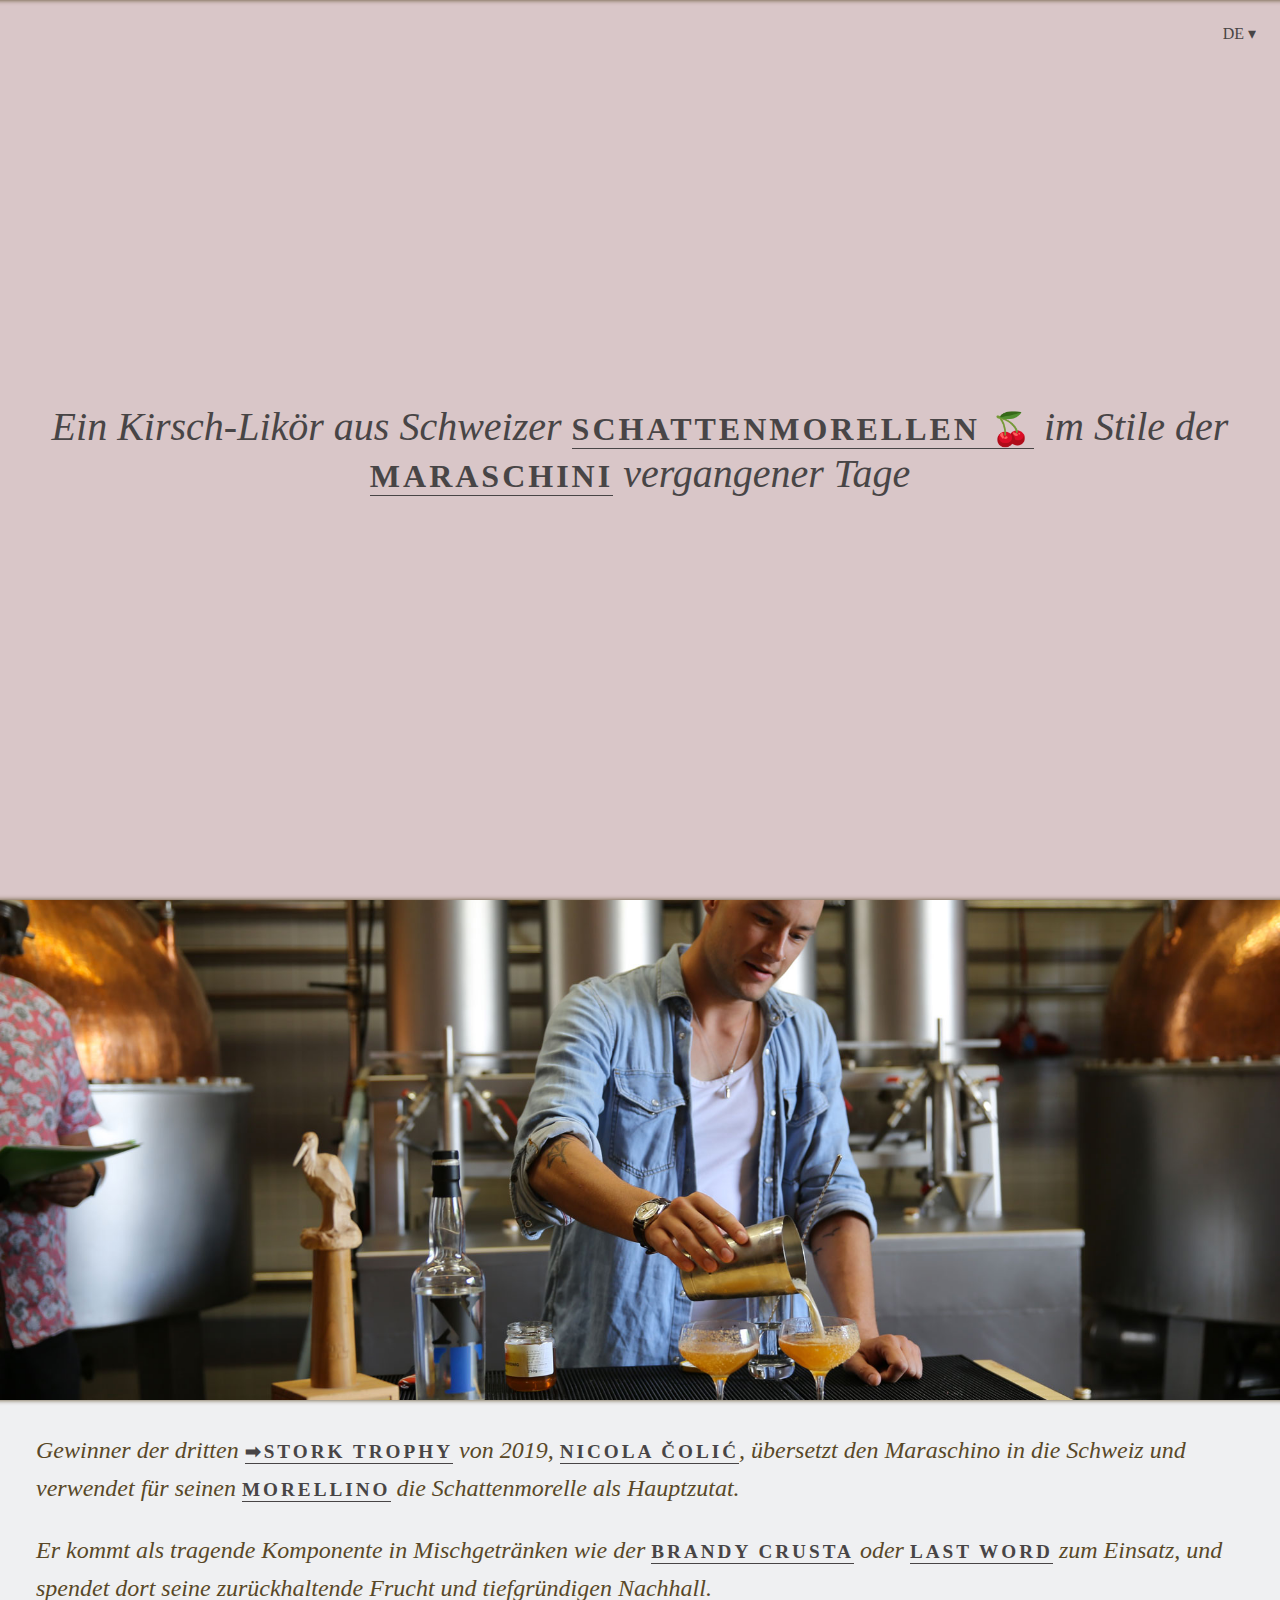
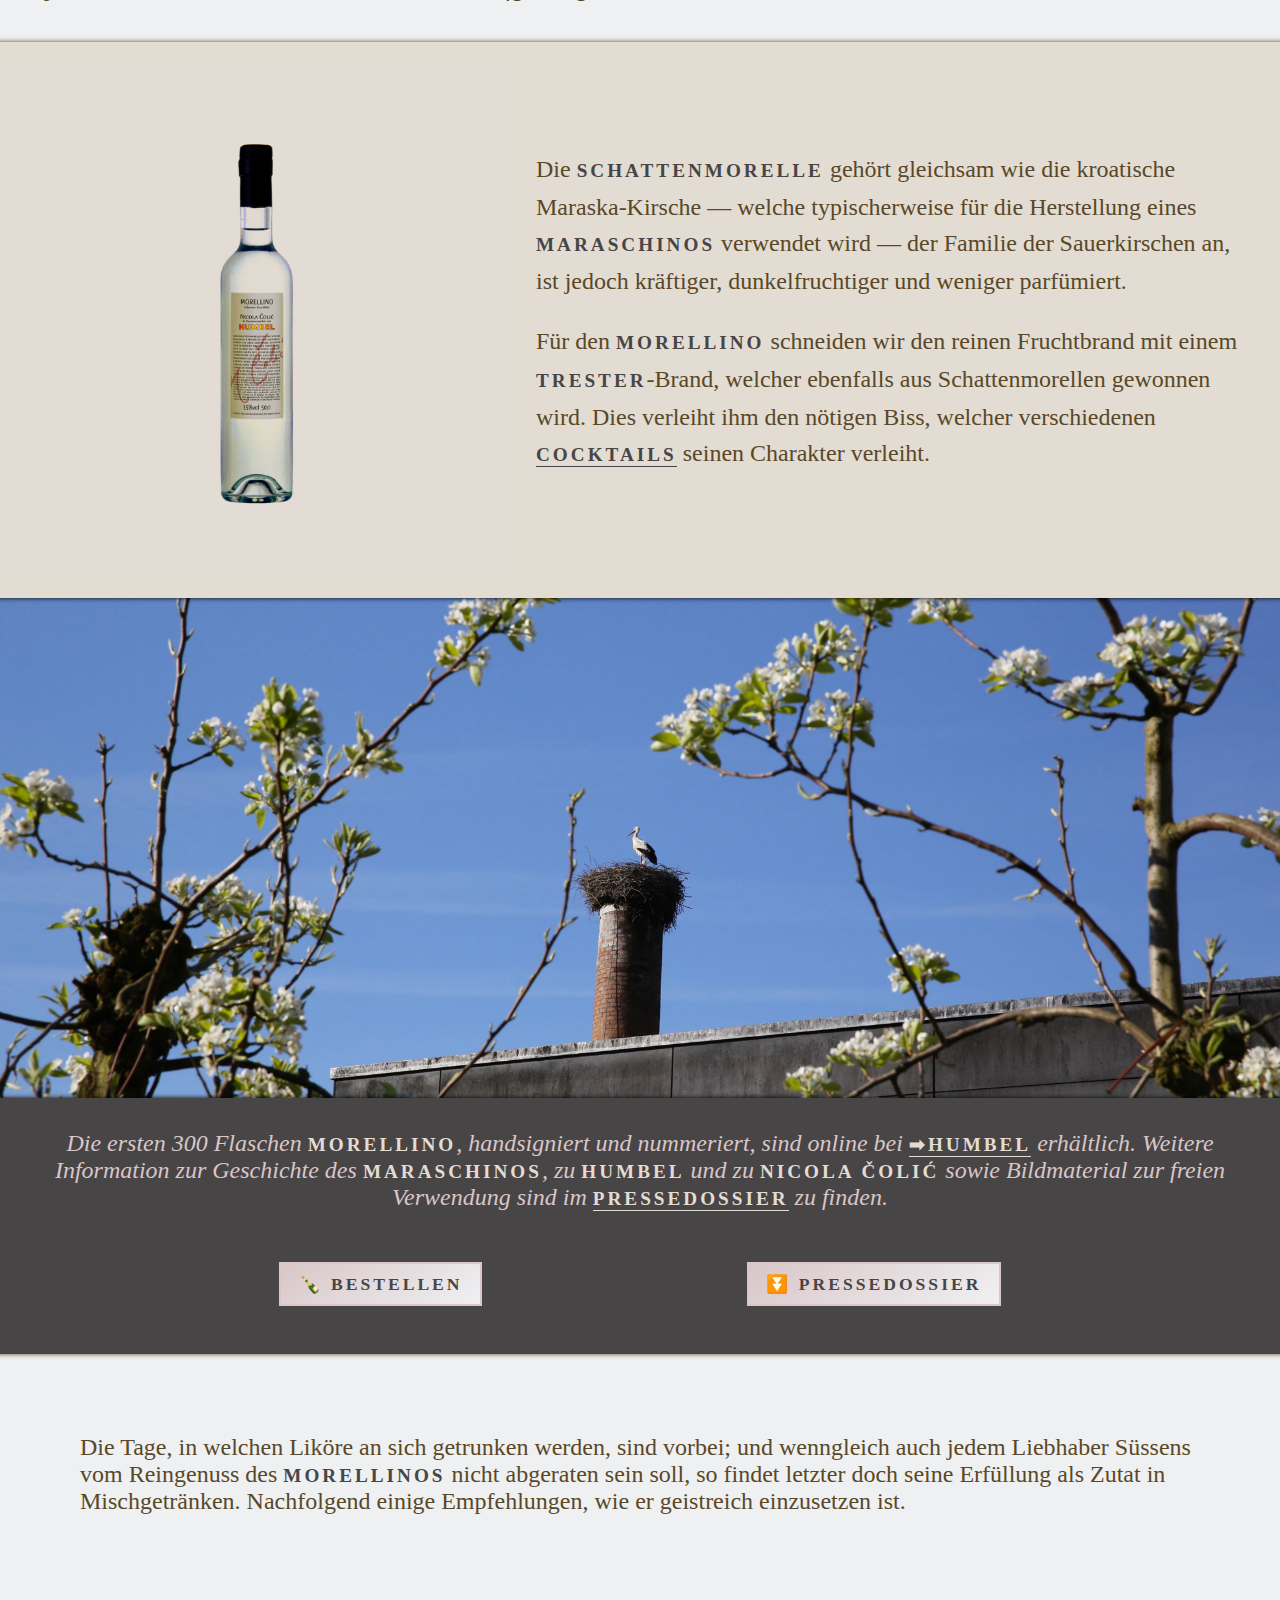
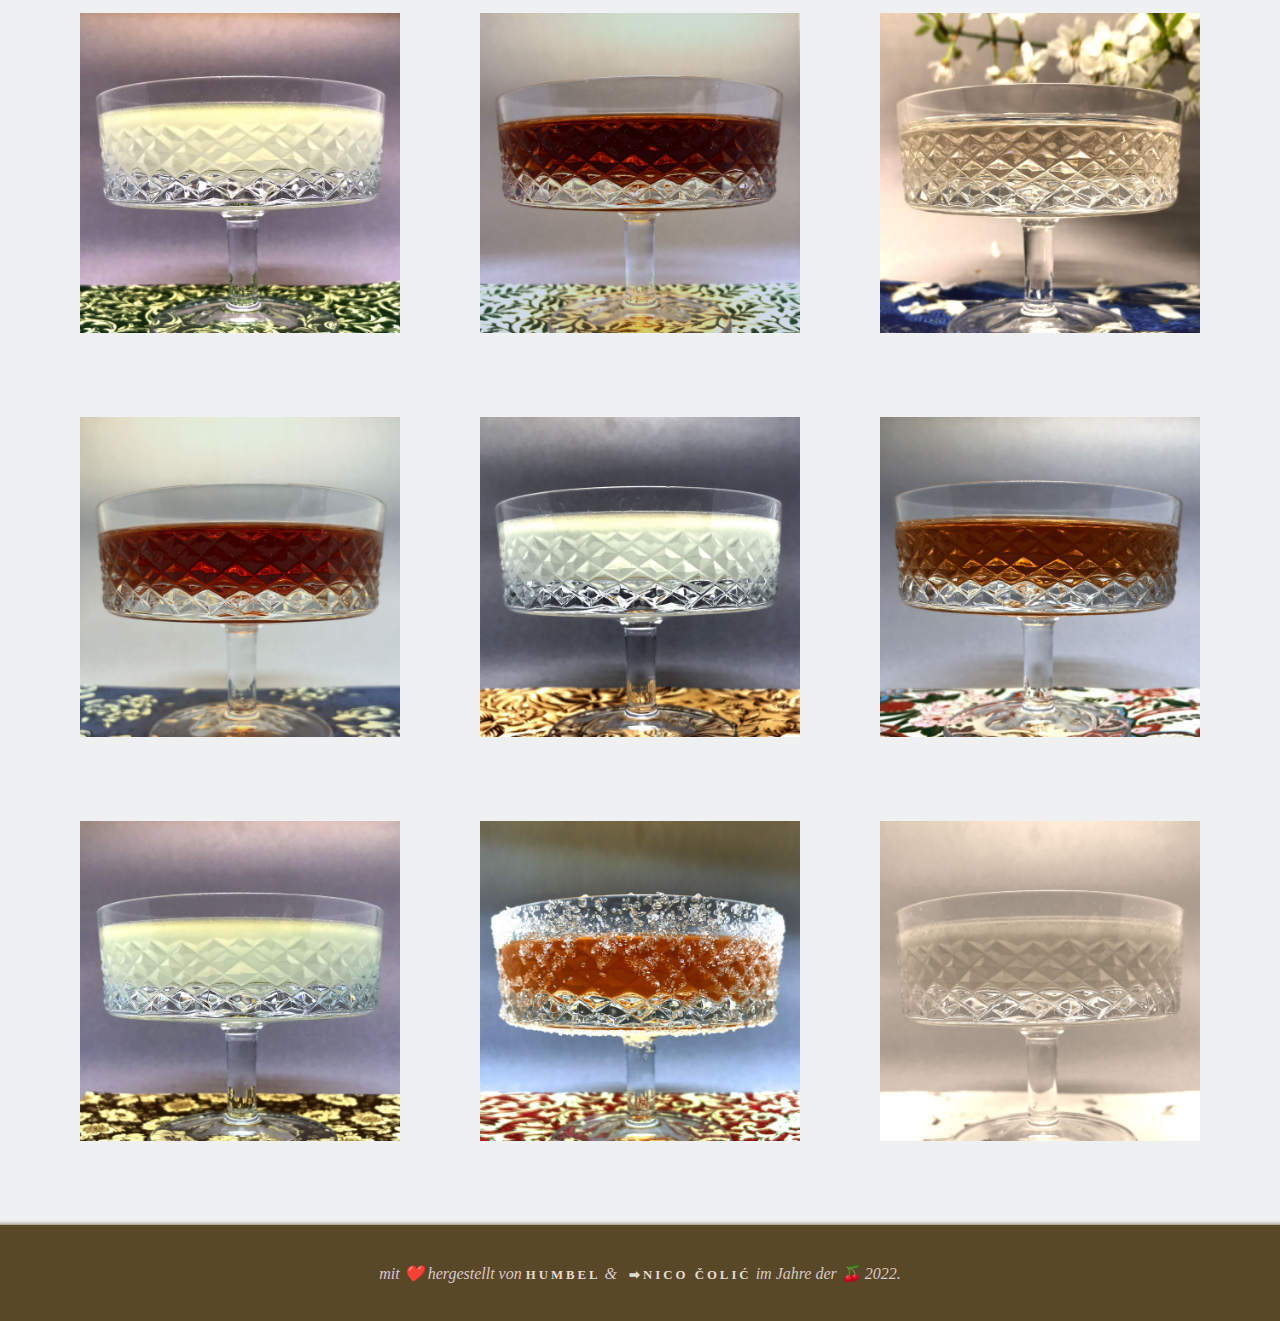
<file: index.html>
<!doctype html>

<html lang="de">

<head>
	<meta charset="UTF-8">
	<meta name="viewport" content="width=device-width, initial-scale=1">
	<title>Morellino | Schweizer Maraschino aus Schattenmorellen</title>
	<meta name="description"
		content="Morellino is a liqueur in the style of a Maraschino, made for craft bartenders and their cocktails from Swiss morello cherries">
	<link href="styles.css" rel="stylesheet" type="text/css">
	<link rel="icon"
		href="data:image/svg+xml,<svg xmlns=%22http://www.w3.org/2000/svg%22 viewBox=%220 0 100 100%22><text y=%22.9em%22 font-size=%2290%22>🍒</text></svg>">
	<link rel="preconnect" href="https://fonts.googleapis.com">
	<link rel="preconnect" href="https://fonts.gstatic.com" crossorigin>
	<link href="https://fonts.googleapis.com/css2?family=Roboto:wght@100;300;500&display=swap" rel="stylesheet">

	<script>if (!sessionStorage.getItem("_swa") && document.referrer.indexOf(location.protocol + "//" + location.host) !== 0) { fetch("https://counter.dev/track?" + new URLSearchParams({ referrer: document.referrer, screen: screen.width + "x" + screen.height, user: "Aequivinius", utcoffset: "2" })) }; sessionStorage.setItem("_swa", "1");</script>
</head>

<body>
	<section id="hero" class="shadowed">
		<h1>Ein Kirsch-Likör aus Schweizer <a href="#story">Schatten&shy;morellen&nbsp;🍒</a> im Stile der <a
				href="#story">Maraschini</a> vergangener Tage</h1>

		<div id="languages">
			<div id="language">
				<a id="toggle" href="#languages">de</a>
			</div>
			<ul>
				<li><a href="/fr.html">fr</a></li>
				<li id="cross"><a href="#">╳</a></li>
			</ul>
		</div>
	</section>

	<section id="explain"></section>

	<section id="story" class="shadowed">
		<p>Gewinner der dritten <a
				href="https://www.humbel.ch/aktuelles/storchengeklapper/die-3-stork-trophy-die-stork-trophy-fliegt-nach-zuerich-16/"
				target="_blank">Stork Trophy</a> von 2019, <a href="#get">Nicola Čolić</a>, übersetzt den Maraschino in
			die Schweiz und verwendet für seinen <a href="#product">Morellino</a> die Schattenmorelle als Hauptzutat.
		</p>
		<p>Er kommt als tragende Komponente in Mischgetränken wie der <a href="#crusta">Brandy Crusta</a> oder <a
				href="#silence">Last Word</a> zum Einsatz, und spendet dort seine zurückhaltende Frucht und
			tiefgründigen Nachhall.</p>
	</section>

	<section id="product">
		<div id="bottle">
			<a class="nounderline" href="#get"><img class="imglink" src="img/bottle.jpg"
					alt="Der Kirschlikör Morellino ist in einer Flasche zu 500 ml erhältlich."></a>
		</div>
		<div id="describe">
			<p>Die <em>Schatten&shy;morelle</em> gehört gleichsam wie die kroatische Maraska-Kirsche — welche
				typischerweise für die Herstellung eines <em>Maraschinos</em> verwendet wird — der Familie der
				Sauerkirschen an, ist jedoch kräftiger, dunkelfruchtiger und weniger parfümiert.</p>

			<p>Für den <em>Morellino</em> schneiden wir den reinen Fruchtbrand mit einem <em>Trester</em>-Brand, welcher
				ebenfalls aus Schatten&shy;morellen gewonnen wird. Dies verleiht ihm den nötigen Biss, welcher
				verschiedenen <a href="#COCKTAILS">Cocktails</a> seinen Charakter verleiht.</p>
		</div>
	</section>

	<section id="blossoms" class="darkshadowed"></section>

	<section id="get">
		<p>Die ersten 300 Flaschen <em>Morellino</em>, handsigniert und nummeriert, sind online bei <a
				href="https://shop.humbel.ch/de/shop/60-partnerprodukte/morellino-kirschlikoer-nicola-colic-stork-trophy-2019">Humbel</a>
			erhältlich. Weitere Information zur Geschichte des <em>Maraschinos</em>, zu <em>Humbel</em> und zu
			<em>Nicola Čolić</em> sowie Bildmaterial zur freien Verwendung sind im <a
				href="pressedossier.zip">Pressedossier</a> zu finden.
		</p>

		<div class="buttoncontainer">
			<a href="https://shop.humbel.ch/de/shop/60-partnerprodukte/morellino-kirschlikoer-nicola-colic-stork-trophy-2019"
				target="_blank" class="nounderline"><button>🍾 bestellen</button></a>
			<a href="pressedossier.zip" class="nounderline"><button>⏬ Pressedossier</button></a>
		</div>
	</section>


	<section id="COCKTAILS" class="shadowed">

		<p>Die Tage, in welchen Liköre an sich getrunken werden, sind vorbei; und wenngleich auch jedem Liebhaber
			Süssens vom Reingenuss des <em>Morellinos</em> nicht abgeraten sein soll, so findet letzter doch seine
			Erfüllung als Zutat in Mischgetränken. Nachfolgend einige Empfehlungen, wie er geistreich einzusetzen ist.
		</p> <br />

		<!-- <p>Der <em>Morellino</em> ist ein Schweizer Produkt, und verkörpert auch eine <i>Schweizer Ausrichtung der
				Mixologie</i> — so sind in den Getränken hiernach nach Möglichkeit Zutaten aufgelistet, welche auch in
			der 🇨🇭 vorkommen.</p> -->

		<div id="cocktails">
			<!-- drink: silence is gold -->
			<figure class="cocktail" id="silence">
				<a href="#SILENCE"><img src="img/silence.jpg"
						alt="Silence is Gold ist ein Cocktail mit Morellino, Scotch und Chartreuse">

					<figcaption><span>mit Scotch & Chartreuse</span>
						<h3>Silence is Gold</h3>
					</figcaption>
				</a>
			</figure>


			<div class="collapsed shadowed" id="SILENCE">
				<div>
					<p>Reden ist Silber, doch der Geschmack spricht für sich. Hier eine <em>Last Word</em>-Variation, in
						welcher der <em>Morellino</em> besonders gut wirken kann. Noten von Malz und Kakao gepaart mit
						Kirsche — ein Getränk für Tresenkräfte und solche, die zu es sein wünschten.</p>

					<ul>
						<li>30 ml schottischer Whisky, rauchig und gemein — <em>Ardbeg</em> oder etwas von diesem
							Kaliber</li>
						<li>30 ml <em>Morellino</em></li>
						<li>22.5 ml Limetten-Saft, frisch gepresst</li>
						<li>22.5 ml <em>Chartreuse</em>, gelb nach Möglichkeit — wer es teutonischer mag, greife zum
							<em> Danziger Goldwasser</em>; wessen Laune italienischer geprägt ist, zum <a
								target="_blank"
								href="https://shop.humbel.ch/de/shop/24-bio-50cl/amaro-delle-alpi-bio">Amaro delle
								Alpi</a>
						</li>
						<li>🍸 <span style="font-style: italic;">Zutaten kräftig auf Eis schütteln, in eine
								Cocktail-Schale doppelt abseihen und mit einer Prise Blatt-Gold dekorieren. </span></li>
					</ul>

					<p><span style="font-style: normal">🤫 Letzteren sei hier auch eine nette Geschichte dargereicht,
							mit dem sich Schweigereltern oder redselige Mitarbeiter an der Kaffeemaschine vorzüglich
							beeindrucken lassen: Der Kräuter-Likör <em>Chartreuse</em> wird von französischen Mönchen
							hergestellt, welche ein Schweigegelübte ablegen. Das heisst: Sie hören auf zu reden, und
							brauen (oder beten) schweigend. Es hat sich darum in Fachkreisen eingebürgert, die Mischung
							einer Spirituose, Kirschen-Likör, Zitrus-Saft und ebenjener Chartreuse so zu benennen, dass
							es einem die Sprache verschlägt: <em>Last Word</em>, <em>Wordsmith</em> (mit Rum) oder eben,
							wie hier, <em>Silence is Gold</em>.</span></p>

					<p><a class="right" href="#silence">Schliessen</a>
				</div>
				</p>
			</div>


			<!-- drink: tuxedo -->
			<figure class="cocktail" id="tuxedo">
				<a href="#TUXEDO"><img src="img/tuxedo.jpg"
						alt="Der Tuxedo ist ein Cocktail mit Morellino, Gin und Absinthe">
					<figcaption><span>mit Gin & Absinthe</span>
						<h3>Tuxedo</h3>
					</figcaption>
				</a>
			</figure>

			<div class="collapsed" id="TUXEDO">
				<div>
					<p>Während der klassische <em>Martini</em> von Männern im sportlichen geschnittenen Einreiher
						getrunken wird － getriebenen Angebern auf der Suche nach Anerkennung, so ist der <em>Tuxedo</em>
						etwas, was von Musse zeugt. Ein lang unbeachteter Klassiker, der erfrischt, aber trotzdem
						Nonchalance hat und sich gemäss der nachfolgenden Vorschläge komplett mit Schweizer Zutaten
						mischen lässt.</p>

					<ul>
						<li>30 ml <a target="_blank"
								href="https://shop.humbel.ch/de/shop/22-bio-70cl/gin-white-socks-bio-574">Gin</a></li>
						<li>25 ml weisser, trockener Wermut — Matter Dry, zum Beispiel</li>
						<li>5 ml <em>Morellino</em></li>
						<li>5 Spritzer Orangen-Bitters — von Seventh Sense</li>
						<li>🍸 <span style="font-style: italic;">Die vorgekühlte Cocktail-Schale mit <em>Absinthe</em>
								ausschwenken. Zutaten auf Eis kaltrühren und in die Cocktailschale abseihen.</span></li>
					</ul>

					<p><span style="font-style: normal;">Als Garnitur bieten sich <em>Holunder-Kapern</em> an, also
							unreife Holunder-Beeren, welche in Salz eingelegt wurden und in der <i>nordic cuisine</i>
							Einsatz finden. Sie ersetzen hier die für den <em>Martini</em> typische, aber auch etwas
							einfältige Olive; und unterstreichen geschmacklich diese Kapriziose optimal.</p>

					<p><a class="right" href="#tuxedo">Schliessen</a>
				</div>
				</p>
			</div>

			<!-- drink: sakura -->
			<figure class="cocktail" id="sakura">
				<a href="#SAKURA"><img src="img/sakura.jpg"
						alt="Der Sakura ist ein Cocktail mit Morellino, japanischem sake und Gin">
					<figcaption><span>mit sake & Gin</span>
						<h3 title="sakura martini">桜　マティーニ</h3>
					</figcaption>
				</a>
			</figure>

			<div class="collapsed" id="SAKURA">
				<div>
					<p>Der <em>Sakura Martini</em> wurde von Barmann <em>Kenta Goto</em> entwickelt, und präsentiert
						eine leichte, weniger alkoholhaltige, aber auch raffiniertere Alternative zum klassischen
						<em>Martini</em>. Ganz der japanischen Kultur entsprechend ist dies ein stilles, tiefes
						Wässerchen; und erinnert uns an die klare, kindliche Freude, die uns beim Anblick der vollen
						Kirschblüte befällt.
					</p>

					<ul>
						<li>45 ml <i>sake</i></li>
						<li>15 ml <a target="_blank"
								href="https://shop.humbel.ch/de/shop/24-bio-50cl/gin-white-socks-rueebli-edition-bio">Gin</a>
						</li>
						<li>10 ml <em>Morellino</em></li>
						<li>🍸 <span style="font-style: italic;">Zutaten mischen, und im Tiefkühler lagern. Zum
								Servieren in vorgekühlte Gläser geben. Diese Art der vorausschauenden Zubereitung
								verhindert, dass der Cocktail übermässig verwässert; und bietet einem gute
								Beschäftigungsmöglichkeiten für unerwartete Gäste.</span></li>
					</ul>

					<p style="font-style: normal;">🍶 Es lassen sich mit diesem Cocktail auch vorzüglich die
						verschiedenen <i>sake</i>-Stile auskosten: Die leichteren <i>daiginjo</i> (<span
							title="daiginjo">大吟醸</span>) paaren sich gerne mit leichteren Gins, die heftigeren,
						<i>umami</i>-reicheren <i>honjōzō</i> (<span title="honjōzō">本醸造</span>) ziehen die Begleitung
						eines schwerfälligeren Tanzpartners vor.
					</p>

					<p>Meine Empfehlung ist es, hier einen leichten, floralen <i style="font-style: normal;">sake</i>
						mit hohem Poliergrad einzusetzen.</p>

					<p style="font-style: normal;">Mit einer in Salz eingelegten Kirschblüte garnieren. Diese findet man
						gelegentlich in Japanläden, werden sie doch gerne dort in Süssigkeiten eingesetzt.</p>

					<p><a class="right" href="#sakura">Schliessen</a>
				</div>
				</p>
			</div>


			<!-- drink: improved -->
			<figure class="cocktail" id="improved">
				<a href="#IMPROVED"><img src="img/improved.jpg"
						alt="Der Improved Whisky Cocktail besteht aus Morellino und wahlweise Bourbon oder Genever">
					<figcaption><span>mit Bourbon oder Genever</span>
						<h3>Improved Whisky Cocktail</h3>
					</figcaption>
				</a>
			</figure>


			<div class="collapsed" id="IMPROVED">
				<div>
					<p style="font-style: normal;">Was wir heutzutage als <em>Old Fashioned</em> kennen, also diese
						puritanische Mischung von Whisky, Zucker und Bitters, hiess um 1800 herum lediglich <em>Whisky
							Cocktail</em> (oder wahlweise auch <em>Gin Cocktail</em>, wenn man zu dem damals
						gebräuchlichen <i>Genever</i> griff). Um 1820 herum fingen Barmänner an, diesen Getränken kleine
						Mengen Liköre aller Façon hinzuzufügen und sie so zu <i>verbessern</i> － voilà, der <em>Improved
							Whisky Cocktail</em>! Einige Gäste mochten dies, andere Gäste beharrten darauf, ihr Getränk
						wie früher serviert zu bekommen, und so hat sich die Bezeichnung <em>Old Fashioned</em> für
						einen <i>einfachen</i> <em>Whisky Cocktail</em> etabliert.</p>

					<ul>
						<li>45 ml Bourbon <i>oder</i> Genever － persönliche Favoriten sind <em>Elijah Craig 12</em> oder
							<em>Bols Oude Genever</em>
						</li>
						<li>10 ml <em>Morellino</em></li>
						<li>2.5 ml Gomme Sirup (oder 2:1 Zuckersirup)</li>
						<li>5 Spritzer Aromatic Bitters</li>
						<li>🍸 <span style="font-style: italic;">Zutaten auf Eis lange rühen, bis sie vollständig
								heruntergekühlt sind und in die vorgekühlte Coupette geben.</span></li>
					</ul>

					<p>Tatsächlich bietet sich der <em>Morellino</em> zur Verbesserung sowohl des <em>Whisky</em> wie
						auch des <em>Gin Cocktails</em> gleichermassen an, indem er eine zurückhaltende Frucht und damit
						etwas Poesie spendet an diesen Elementarsatz aller mixologischen Prosa.</p>

					<p>Es hat sich bei dieser Familie von Mischgetränken eingebürgert, Orangen und Kirschen zur Garnitur
						zu verwenden; und während beim <em>Old Fashioned</em> der Hauch einer Orangenzeste eine passende
						Entscheidung ist, bietet es sich hier an, frische Kirschen in <a
							href="https://shop.humbel.ch/de/shop/22-bio-70cl/orangeau-liqueur-bio">Triple Sec</a>
						aufzukochen und nach 4-wöchtiger Ziehzeit zur Dekoration heranzuziehen.</p>

					<p><a class="right" href="#improved">Schliessen</a>
				</div>
				</p>
			</div>


			<!-- drink: Hemingway -->
			<figure class="cocktail" id="hemingway">
				<a href="#HEMINGWAY"><img src="img/hemingway.jpg"
						alt="Der Hemingway Daiquirí ist ein Cocktail aus Morellino, Rum und Grapefruit">
					<figcaption><span>mit Rum & Grapefruit</span>
						<h3>Hemingway Daiquirí</h3>
					</figcaption>
				</a>
			</figure>

			<div class="collapsed" id="HEMINGWAY">
				<div>
					<p>Auch als <em>Papa Doble</em> bekannt und eng verwandt mit dem <em>Daiquirí № 4</em>, ist dies
						wohl der einzige Cocktail aus dem Kanon der Klassiker, bei dem welchem der Einsatz eines <i
							style="font-style: normal">blenders</i> nicht unter Strafe gestellt gehört. So mit Eis
						geschlagen erinnert der Cocktail an die Gischt des Meeres.</p>

					<ul>
						<li>45 ml weisser Rum im spanischen Stil, beispielsweise der in der Schweiz gebrannte <a
								href="https://shop.humbel.ch/de/shop/22-bio-70cl/rum-ron-de-marinero-blanco-bio-fairtrade">Ron
								de Marinero</a></li>
						<li>30 ml weisser Grapefruit-Saft, frisch gepresst</li>
						<li>15 ml weisser Limetten-Saft, id.</li>
						<li>15 ml <em>Morellino</em></li>
						<li>5 ml Zucker-Wasser, 2:1</li>
						<li>🍸 <span style="font-style: italic;">Zutaten mit 100 Gramm Eis in einem <i
									style="font-style: normal">blender</i> pürieren, bis eine homogene Masse entsteht.
								Diese in eine vorgekühlte Cocktailschale geben, und mit <em>Erdbeer-Minze</em>
								garnieren.</span></li>
					</ul>

					<p>Natürlich lässt sich dieses Getränk auch einfach schütteln: In diesem Fall sollte der Zucker
						weggelassen werden, und auf den sonst üblichen <i style="font-style: normal">fine strain</i>
						verzichtet werden. Bei jedem <em>Daiquirí</em> sind die kleinen Eiskristalle, die sich beim
						rechten Schütteln ergeben, Teil des Genusses.</p>

					<p><a class="right" href="#hemingway">Schliessen</a>
				</div>
				</p>
			</div>

			<!-- drink: PoW -->
			<figure class="cocktail" id="wales">
				<a href="#WALES"><img src="img/wales.jpg"
						alt="Der Prince of Wales ist ein Cocktail aus Morellino, Ananas und Rye Whisky">
					<figcaption><span>mit Rye & Ananas</span>
						<h3>Prince of Wales</h3>
					</figcaption>
				</a>
			</figure>

			<div class="collapsed" id="WALES">
				<div>
					<p>Den <em>Prince of Wales</em> gab es wirklich: Sohn der Queen Victoria, welche für 63 Jahre ihr
						Amt innehatte. In dieser Zwischenzeit wurde es dem Prinzen langweilig, und er begann, sich als
						Kartenspieler, Schluckspecht und Mixologe von Gottes Gnaden einen Namen zu machen. Es entstand
						so also diese wunderbare, königlich-verspielte Verbesserung des <a href="#IMPROVED">Improved
							Whisky Cocktails</a>.</p>

					<ul>
						<li>45 ml Rye － es führt hier am legendären <em>Rittenhouse</em> kaum ein Weg vorbei, mit
							frischer Ananas, Fruchtfleisch und Schale, infudiert</li>
						<li>20 ml <em>Morellino</em></li>
						<li>3 Spritzer Aromatic Bitters</li>
						<li>30 ml trockener Champagner</li>
						<li>🍸 <span style="font-style: italic;">Alle Zutaten auf Eis kaltrühren und in eine vorgekühlte
								Cocktailschale geben.</span></li>
					</ul>

					<p>Traditionell wird dieser Cocktail hergestellt, indem ein Stück frischer Ananas gemörsert wird und
						mit den übrigen Zutaten verrührt wird. Es wird dadurch das Getränk aber etwas trüb, weshalb die
						Methode der Infusion sich anbietet. Hierzu die Ananas mit Schale würfeln, gewichtsmässig zu
						gleichen Teilen mit dem Whisky mischen und für 7 Tage stehen lassen. Auch sei darauf
						hingewiesen, dass hier der Champagner nicht für die Perlage hinzukommt, sondern für die ❝
						Geschmackliche Auffächerung ❞ (siehe <a
							href="https://mixology.eu/prince-of-wales-cocktail-champagner-rye-whiskey/">mixology.eu</a>).
						Wie beim <a href="#CORONATION">Coronation</a> ist hier als Garnitur eine Zitronenzeste passend,
						oder, falls zur Hand, ein Blatt (Ananas-)Salbei.</p>

					<p><a class="right" href="#wales">Schliessen</a>
				</div>
				</p>
			</div>


			<!-- drink: Coronation -->
			<figure class="cocktail" id="coronation">
				<a href="#CORONATION"><img src="img/coronation.jpg"
						alt="Der Coronation Nummer 1 Cocktail besteht aus Morellino, Sherry und Wermut">
					<figcaption><span>mit Sherry & Wermut</span>
						<h3>Coronation № 1</h3>
					</figcaption>
				</a>
			</figure>


			<div class="collapsed" id="CORONATION">
				<div>
					<p>Ein Klassiker aus dem <em>Savoy Cocktail-Buch</em>, welcher trotzdessen, dass er mit seinen
						niedrigen Volumenprozent den Puls der Zeit trifft, weitgehend unbekannt ist. Ein <em>Adonis</em>
						mit Kurven; ein kurzer Flirt vor dem Abendessen.</p>

					<ul>
						<li>25 ml Fino Sherry, oder auch Palo Cortado</li>
						<li>25 ml trockener, weisser Wermt</li>
						<li>5 ml <em>Morellino</em></li>
						<li>5 Spritzer Orangen-Bitters, oder auch <em>Kronenhallen Bitters</em> von Seventh Sense</li>
						<li>🍸 <span style="font-style: italic;">Zutaten auf Eis kaltrühren und in eine vorgekühlte
								Cocktailschale geben.</span></li>
					</ul>

					<p>Man kann diese Kreation gut ungarniert lassen; zuviel Schmuck steht niemandem gut. Eine kleine
						Krönung mit einer Zitronenzeste ist hier nicht fehl, oder, falls Eindruck geschindet werden
						muss, mit einem Blatt Pfirsich-Salbei.</p>

					<p><a class="right" href="#coronation">Schliessen</a>
				</div>
				</p>
			</div>





			<!-- drink: crusta -->
			<figure class="cocktail" id="crusta">
				<a href="#CRUSTA"><img src="img/crusta.jpg"
						alt="Die Brandy Crusta ist ein Cocktail aus Morellino, Cognac und Zitrone">
					<figcaption><span>mit Cognac & Zitrone</span>
						<h3>Brandy Crusta</h3>
					</figcaption>
				</a>
			</figure>


			<div class="collapsed" id="CRUSTA">
				<div>
					<p>Eine schlechte <em>Crusta</em> ist ein Verbrechen; eine Gute ein Ritterschlag － so handelt es
						sich doch dabei um den ersten Vorläufer der <i style="font-style: normal;">sours</i>, und ohne
						diese gäbe es keine <em>Sidecars</em>, keine <em>Cosmopolitains</em> und keine <a
							href="#SILECE">Last Words</a>.</p>


					<ul>
						<li>45 ml Weinbrand － alte <a
								href="https://shop.humbel.ch/de/shop/24-bio-50cl/cognac-xo-folle-blanche-pinard-bio">Cognacs</a>
							können hier gut verwertet werden, oder auch ein <a
								href="https://shop.humbel.ch/de/shop/22-bio-70cl/weinbrand-jan-ammensdoerfer-bio">einheimischer
								Brand</a></li>
						<li>10 ml <em>Morellino</em></li>
						<li>5 ml <a href="https://shop.humbel.ch/de/shop/22-bio-70cl/orangeau-liqueur-bio">Triple
								Sec</a>
						<li>7.5 ml Zitronen-Saft</li>
						<li>3 Spritzer Aromatic Bitters</li>
						<li>🍸 <span style="font-style: italic;">Zur Vorbereitung eine Cocktailschale mit Aromatic
								Bitters von Aussen einsprühen und daraufhin die so befreuchtete Seite mit Zucker
								besprenkeln, bis das Glas völlig bezuckert ist. Kaltstellen. Alle Zutaten auf Eis
								schütteln und in die vorbereitete Cocktailschale geben.</span></li>
					</ul>

					<p style="font-style: normal;">Wichtig zu verstehen hier ist, dass die <em>Crusta</em> kein
						<i>sour</i> ist, und sich die Säure des Zitronensafts also unbemerkbar verhalten zu hat. Es geht
						vielmehr darum, einen kleinen Sonnstrahl ins Glas zu lassen.
					</p>

					<p>Traditionell gehört die Schale einer ganzen Zitrone als Garnitur ins Glas; es erschwert dies
						jedoch das Trinken. Wenn der Cocktail also nicht für's Foto gemischt wird, sondern tatsächlich
						eingenommen werden soll, so kann auf diese verzichtet werden, und der namensgebenden
						Zuckerkruste Raum zur Wirkung gelassen werden.</p>

					<p><a class="right" href="#crusta">Schliessen</a>
				</div>
				</p>
			</div>


			<!-- drink: aviation -->
			<figure class="cocktail" id="aviation">
				<a href="#AVIATION"><img src="img/aviation.jpg"
						alt="Der Aviation Cocktail besteht aus Morellino, Gin und Parfait Amour">
					<figcaption><span>mit Gin & Rose</span>
						<h3>Aviation</h3>
					</figcaption>
				</a>
			</figure>

			<div class="collapsed" id="AVIATION">
				<div>
					<p>Der <em>Aviation</em> ist einer dieser Getränke, das zu trinken sich die Cocktail-Historiker der
						Neuzeit zwingen mussten. In seiner Original-Rezeptur mit Veilchen-Likör schmeckt er nämlich nach
						Seife, und derartiges zu geniessen zeugt nicht von einem erlesenen Geschmack. Dankenswerterweise
						hat sich der japanische Barmann <em title="匠">Takumi</em> dieses Themas angenommen, und
						stattdessen <em>Parfait Amour</em> verwendet, ein Likör mit Rosen-, Vanille- und Zitrus-Aromen.
					</p>

					<ul>
						<li>45 ml <a target="_blank"
								href="https://shop.humbel.ch/de/shop/22-bio-70cl/gin-white-socks-bio-574">Gin</a></li>
						<li>15 ml Zitronen-Saft</li>
						<li>15 ml <em>Morellino</em></li>
						<li>5 ml Parfait Amour</li>
						<li>🍸 <span style="font-style: italic;">Alle Zutaten fest schütteln und doppelt abgeseiht in
								die vorgekühlte Cocktail-Schale geben.</span></li>
					</ul>

					<p style="font-style: normal;">Wenn das Veilchen dem Cocktail schon entnommen wird, so kann es doch
						als Garnitur wiederkehren: Man nehme hierzu ein kandiertes Veilchen, und befestige es mit etwas
						geschmolzener, weisser Schokolade am Fusse des Glasses.</p>

					<p><a class="right" href="#aviation">Schliessen</a>
				</div>
				</p>
			</div>
		</div>
	</section>

	<section id="more">
		<p>mit ❤️ hergestellt von <em>Humbel</em> & &nbsp; <a target="_blank"
				href="https://www.hedonisms.ch/contact">Nico Čolić</a> im Jahre der 🍒 2022.
	</section>
</body>

</html>
</file>
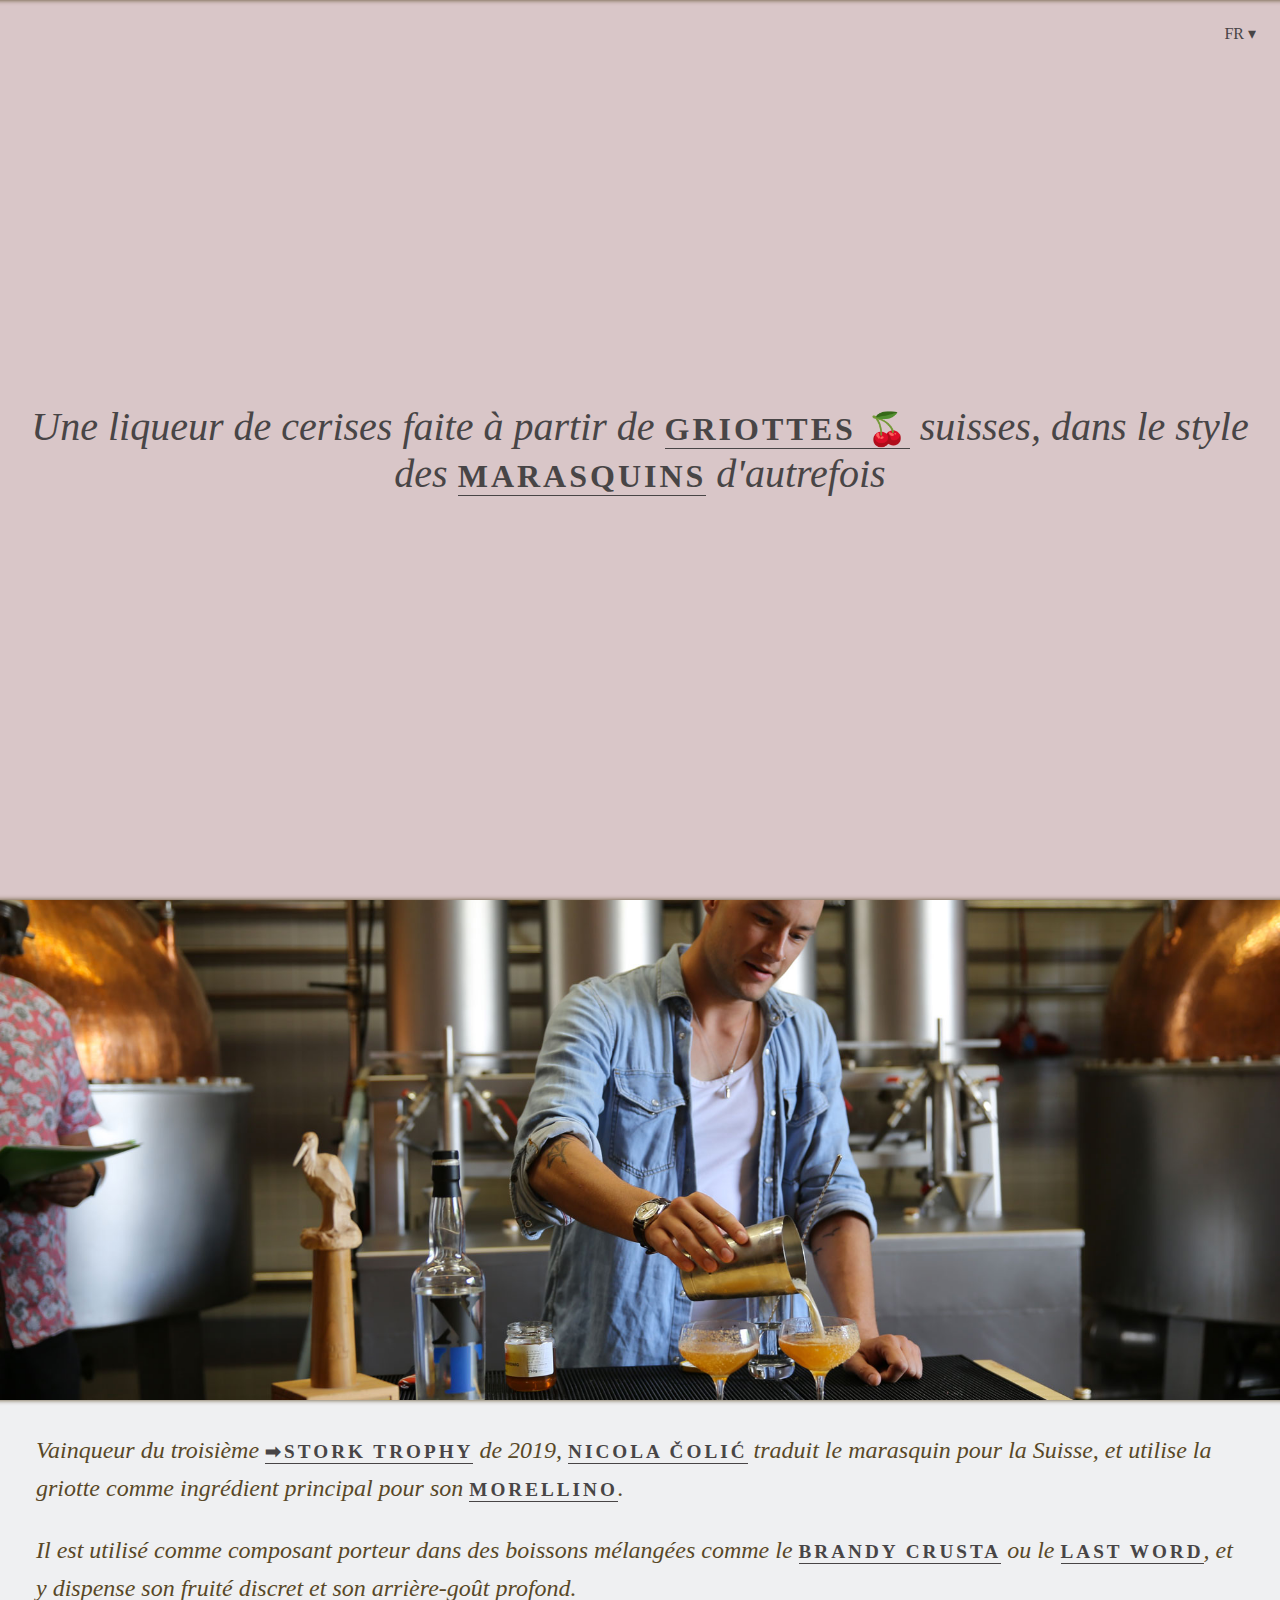
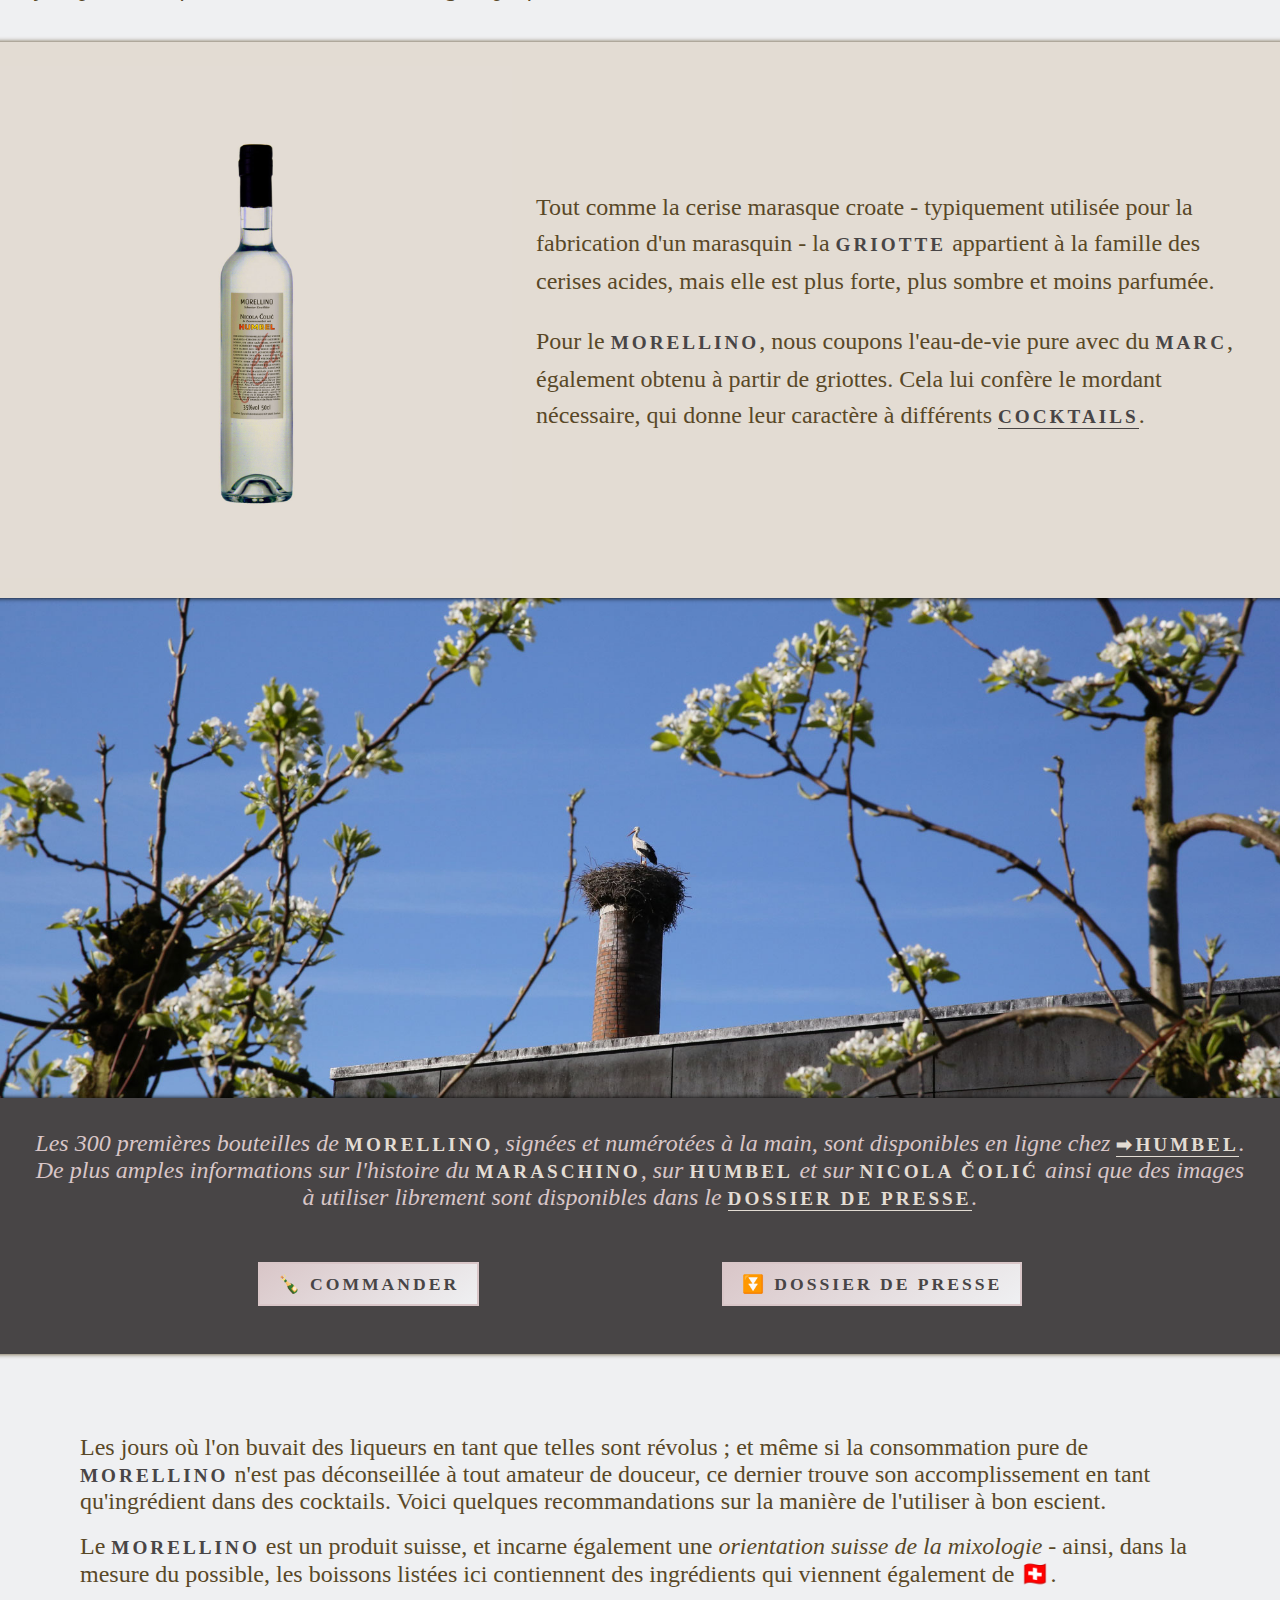
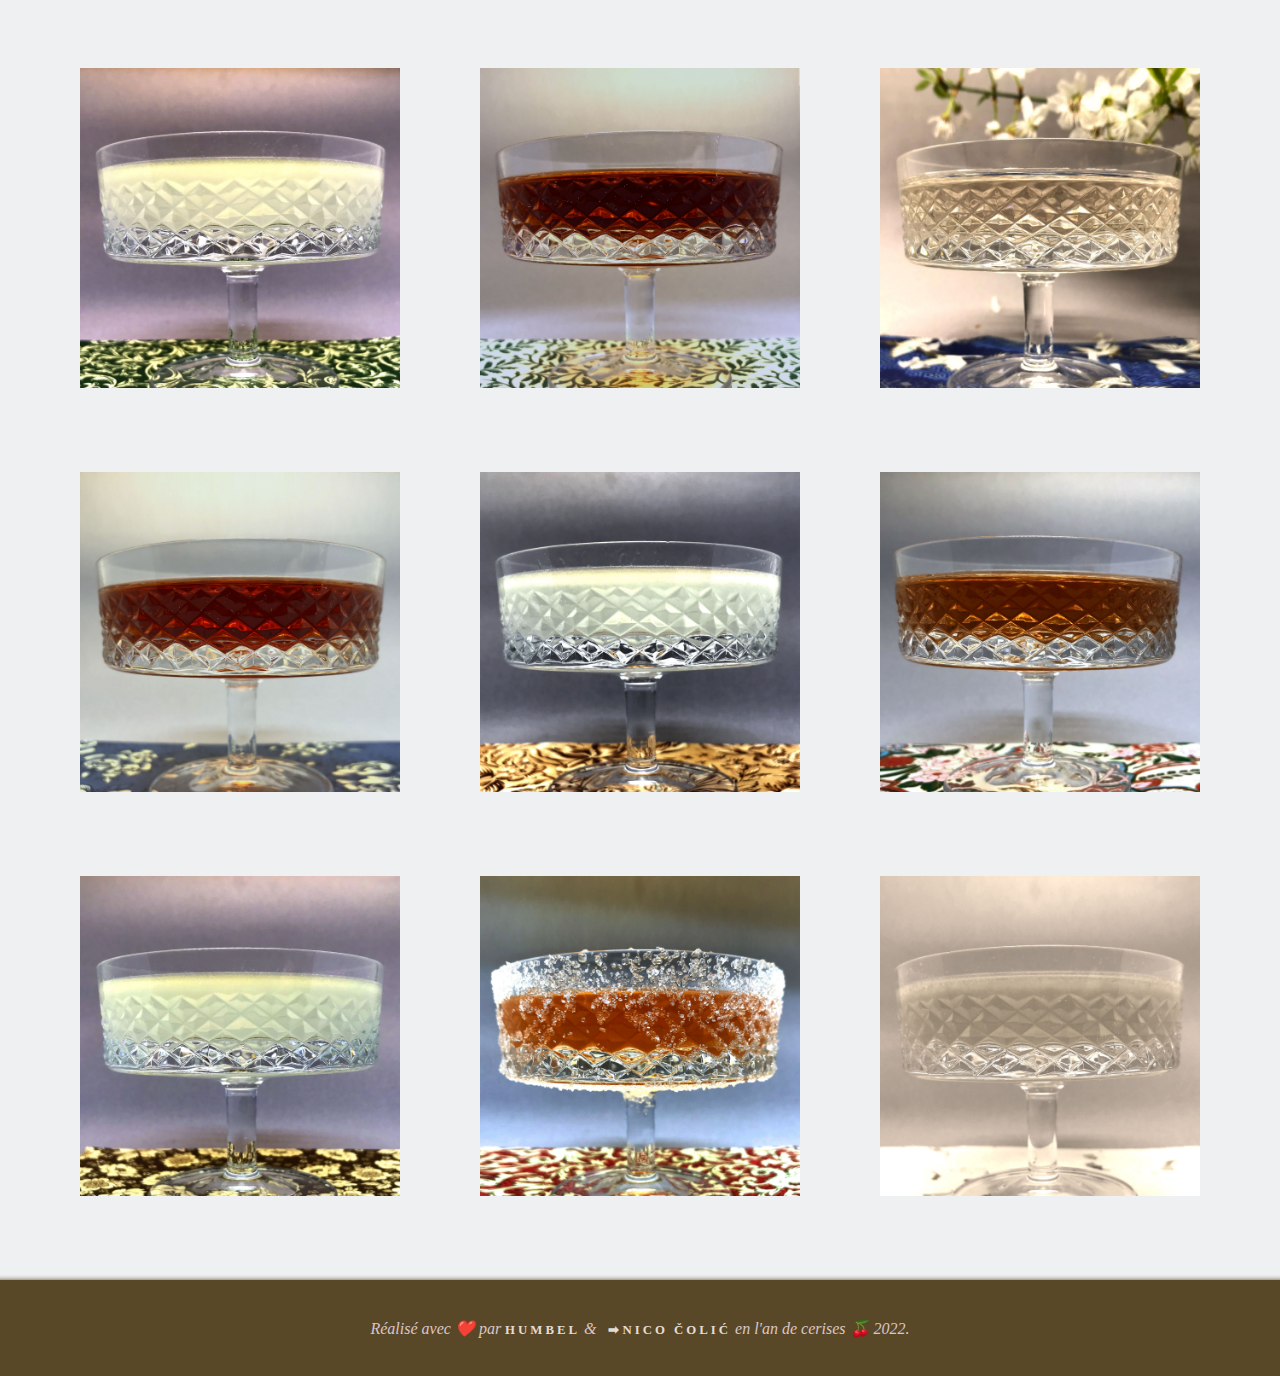
<file: fr.html>
<!doctype html>

<html lang="fr">

<head>
	<meta charset="UTF-8">
	<meta name="viewport" content="width=device-width, initial-scale=1">
	<title>Morellino | Marasquin suisse fait à partir de griottes</title>
	<meta name="description"
		content="Morellino is a liqueur in the style of a Maraschino, made for craft bartenders and their cocktails from Swiss morello cherries">
	<link href="styles.css" rel="stylesheet" type="text/css">
	<link rel="icon"
		href="data:image/svg+xml,<svg xmlns=%22http://www.w3.org/2000/svg%22 viewBox=%220 0 100 100%22><text y=%22.9em%22 font-size=%2290%22>🍒</text></svg>">
	<link rel="preconnect" href="https://fonts.googleapis.com">
	<link rel="preconnect" href="https://fonts.gstatic.com" crossorigin>
	<link href="https://fonts.googleapis.com/css2?family=Roboto:wght@100;300;500&display=swap" rel="stylesheet">

	<script>if (!sessionStorage.getItem("_swa") && document.referrer.indexOf(location.protocol + "//" + location.host) !== 0) { fetch("https://counter.dev/track?" + new URLSearchParams({ referrer: document.referrer, screen: screen.width + "x" + screen.height, user: "Aequivinius", utcoffset: "2" })) }; sessionStorage.setItem("_swa", "1");</script>
</head>

<body>
	<section id="hero" class="shadowed">
		<h1>Une liqueur de cerises faite à partir de <a href="#story">griottes&nbsp;🍒</a> suisses, dans le style des <a
				href="#story">Marasquins</a> d'autrefois</h1>

		<div id="languages">
			<div id="language">
				<a id="toggle" href="#languages">fr</a>
			</div>
			<ul>
				<li><a href="/index.html">de</a></li>
				<li id="cross"><a href="#">╳</a></li>
			</ul>
		</div>

	</section>

	<section id="explain"></section>

	<section id="story" class="shadowed">
		<p>Vainqueur du troisième <a
				href="https://www.humbel.ch/aktuelles/storchengeklapper/die-3-stork-trophy-die-stork-trophy-fliegt-nach-zuerich-16/"
				target="_blank">Stork Trophy</a> de 2019, <a href="#get">Nicola Čolić</a> traduit le marasquin pour la
			Suisse, et utilise la griotte comme ingrédient principal pour son <a href="#product">Morellino</a>.</p>
		<p>Il est utilisé comme composant porteur dans des boissons mélangées comme le <a href="#crusta">Brandy
				Crusta</a> ou le <a href="#silence">Last Word</a>, et y dispense son fruité discret et son arrière-goût
			profond.</p>
	</section>

	<section id="product">
		<div id="bottle">
			<a class="nounderline" href="#get"><img class="imglink" src="img/bottle.jpg"
					alt="Le liqueur de cérise nommé Morellino est disponible en flacon de 500 ml."></a>
		</div>
		<div id="describe">
			<p>Tout comme la cerise marasque croate - typiquement utilisée pour la fabrication d'un marasquin - la
				<em>griotte</em> appartient à la famille des cerises acides, mais elle est plus forte, plus sombre et
				moins parfumée.
			</p>

			<p>Pour le <em>Morellino</em>, nous coupons l'eau-de-vie pure avec du <em>marc</em>, également obtenu à
				partir de griottes. Cela lui confère le mordant nécessaire, qui donne leur caractère à différents <a
					href="#COCKTAILS">cocktails</a>.</p>
		</div>
	</section>

	<section id="blossoms" class="darkshadowed"></section>

	<section id="get">
		<p>Les 300 premières bouteilles de <em>Morellino</em>, signées et numérotées à la main, sont disponibles en
			ligne chez <a
				href="https://shop.humbel.ch/de/shop/60-partnerprodukte/morellino-kirschlikoer-nicola-colic-stork-trophy-2019">Humbel</a>.
			De plus amples informations sur l'histoire du <em>Maraschino</em>, sur <em>Humbel </em> et sur <em>Nicola
				Čolić</em> ainsi que des images à utiliser librement sont disponibles dans le <a
				href="pressedossier.zip">dossier de presse</a>.</p>

		<div class="buttoncontainer">
			<a href="https://shop.humbel.ch/de/shop/60-partnerprodukte/morellino-kirschlikoer-nicola-colic-stork-trophy-2019"
				target="_blank" class="nounderline"><button>🍾 Commander</button></a>
			<a href="pressedossier.zip" class="nounderline"><button>⏬ Dossier de presse</button></a>
		</div>
	</section>


	<section id="COCKTAILS" class="shadowed">

		<p>Les jours où l'on buvait des liqueurs en tant que telles sont révolus ; et même si la consommation pure de
			<em>Morellino</em> n'est pas déconseillée à tout amateur de douceur, ce dernier trouve son accomplissement
			en tant qu'ingrédient dans des cocktails. Voici quelques recommandations sur la manière de l'utiliser à bon
			escient.
		</p> <br />

		<p>Le <em>Morellino</em> est un produit suisse, et incarne également une <i>orientation suisse de la
				mixologie</i> - ainsi, dans la mesure du possible, les boissons listées ici contiennent des ingrédients
			qui viennent également de 🇨🇭.</p>

		<div id="cocktails">

			<!-- drink: silence is gold -->
			<figure class="cocktail" id="silence">
				<a href="#SILENCE"><img src="img/silence.jpg"
						alt="Silence is Gold est un cocktail fait avec le Morellino, du Scotch et de la Chartreuse">

					<figcaption><span>avec Scotch & Chartreuse</span>
						<h3>Silence is Gold</h3>
					</figcaption>
				</a>
			</figure>


			<div class="collapsed shadowed" id="SILENCE">
				<div>
					<p>La parole est d'argent, mais le goût parle de lui-même. Voici une variation du <em>Last Word</em>
						dans laquelle le <em>Morellino</em> peut être particulièrement efficace. Des notes de malt et de
						cacao associées à la cerise - un breuvage pour les barmen et tous ceux qui voudraient l'être.
					</p>

					<ul>
						<li>30 ml Whisky écossais, fumé et cruel — <em>Ardbeg</em> ou quelque chose du même calibre</li>
						<li>30 ml <em>Morellino</em></li>
						<li>22.5 ml jus de citron vert, fraichement pressé</li>
						<li>22.5 ml <em>Chartreuse</em>, jaune si possible — si vous le préférez plus germanique, prenez
							de la <em> Danziger Goldwasser</em> ; si vou êtes d'humeur italienne, prenez plutôt de l'<a
								target="_blank"
								href="https://shop.humbel.ch/de/shop/24-bio-50cl/amaro-delle-alpi-bio">Amaro delle
								Alpi</a> </li>
						<li>🍸 <span style="font-style: italic;">Secouer vigoureusement les ingrédients sur la glace,
								filtrer doublement dans une coupe à cocktail et décorer avec une pincée de feuilles
								d'or. </span></li>
					</ul>

					<p><span style="font-style: normal">🤫 Pour conclure, voici une belle histoire qui impressionnera
							les beaux-parents silencieux ou les collaborateurs bavards à la machine à café : La
							<em>Chartreuse</em> est produite par des moines français qui font vœu de silence, qui
							cessent de parler et brassent (ou prient) en silence. C'est pourquoi les spécialistes ont
							pris l'habitude de nommer le mélange d'un spiritueux, d'une liqueur de cerises, d'un jus
							d'agrumes et de cette même Chartreuse pour que l'on reste sans voix : <em>Last Word</em>,
							<em>Wordsmith</em> (avec du rhum) ou, comme ici, <em>Silence is Gold</em>.</span></p>

					<p><a class="right" href="#silence">Fermer</a>
				</div>
				</p>
			</div>


			<!-- drink: tuxedo -->
			<figure class="cocktail" id="tuxedo">
				<a href="#TUXEDO"><img src="img/tuxedo.jpg"
						alt="Le Tuxedo est un cocktail fait avec le Morellino, du gin et de l'Absinthe">
					<figcaption><span>avec Gin & Absinthe</span>
						<h3>Tuxedo</h3>
					</figcaption>
				</a>
			</figure>

			<div class="collapsed" id="TUXEDO">
				<div>
					<p>Alors que le <em>martini</em> classique est bu par des hommes en costume de sport à taille unique
						- des frimeurs pressés en quête de reconnaissance, le <em>tuxedo</em> est une boisson qui
						témoigne de la décontraction. Un classique longtemps ignoré qui rafraîchit tout en nonchalance,
						et qui peut être entièrement mélangé avec des ingrédients suisses, selon les suggestions
						suivantes : </p>

					<ul>
						<li>30 ml <a target="_blank"
								href="https://shop.humbel.ch/de/shop/22-bio-70cl/gin-white-socks-bio-574">Gin</a></li>
						<li>25 ml vermouth blanc sec — Matter Dry, par exemple</li>
						<li>5 ml <em>Morellino</em></li>
						<li>5 gouttes de bitters à l'orange — de Seventh Sense</li>
						<li>🍸 <span style="font-style: italic;">Verser de l'<em>absinthes</em> dans la coupe à cocktail
								préalablement refroidie. Mélanger les ingrédients à froid sur glace et filtrer dans la
								coupe.</span></li>
					</ul>

					<p><span style="font-style: normal;">Pour la garniture, on peut utiliser des <em>câpres de
								sureau</em>, c'est-à-dire des baies de sureau non mûres conservées dans du sel,
							utilisées dans la cuisine nordique. Elles remplacent ici l'olive, typique du martini mais
							aussi un peu simplette, et soulignent parfaitement le goût de ce caprice. </span></p>

					<p><a class="right" href="#tuxedo">Fermer</a>
				</div>
				</p>
			</div>

			<!-- drink: sakura -->
			<figure class="cocktail" id="sakura">
				<a href="#SAKURA"><img src="img/sakura.jpg"
						alt="Le Sakura est un cocktail fait avec le Morellino, du sake japonais et du gin">
					<figcaption><span>avec sake & Gin</span>
						<h3 title="sakura martini">桜　マティーニ</h3>
					</figcaption>
				</a>
			</figure>

			<div class="collapsed" id="SAKURA">
				<div>
					<p>Le <em>Sakura Martini</em> a été invité par le barman <em>Kenta Goto</em> et présente une
						alternative légère, moins alcoolisée, mais aussi plus raffinée au <em>Martini</em> classique.
						Reflet de la culture japonaise, il s'agit d'une petite eau tranquille et profonde qui nous
						rappelle la joie claire et enfantine qui nous envahit à la vue des cerisiers en pleine
						floraison.</p>

					<ul>
						<li>45 ml <i>sake</i></li>
						<li>15 ml <a target="_blank"
								href="https://shop.humbel.ch/de/shop/22-bio-70cl/gin-white-socks-bio-574">Gin</a></li>
						<li>5 ml <em>Morellino</em></li>
						<li>🍸 <span style="font-style: italic;">Mélanger les ingrédients et les stocker au congélateur.
								Pour servir, verser dans des verres pré-réfrigérés. Ce type de préparation anticipée
								évite que le cocktail ne se dilue trop, et est parfait pour des invités
								inattendus.</span></li>
					</ul>

					<p style="font-style: normal;">🍶 Ce cocktail permet également de savourer à merveille les
						différents styles de <i>saké</i> : les <i>daiginjo</i> (<span title="daiginjo">大吟醸</span>), plus
						légers, s'accouplent volontiers avec des gins plus légers, les <i>honjōzō</i> (<span
							title="honjōzō">本醸造</span>), plus violents et riches en <i>umami</i>, préfèrent être
						accompagnés d'un partenaire de danse plus lourd. </p>

					<p>Servir avec une fleur de cerisier conservée dans du sel et bien rincée — on en trouve dans les
						magasins de spécialités japonaises, car elles sont souvent utilisées dans les pâtisseries de la
						cuisine japonaise.</p>

					<p><a class="right" href="#sakura">Fermer</a>
				</div>
				</p>
			</div>


			<!-- drink: improved -->
			<figure class="cocktail" id="improved">
				<a href="#IMPROVED"><img src="img/improved.jpg"
						alt="Le Improved Whisky Cocktail est fait à partir du Morellino et du Bourbon ou du Genièvre.">
					<figcaption><span>avec Bourbon ou Genièvre</span>
						<h3>Improved Whisky Cocktail</h3>
					</figcaption>
				</a>
			</figure>


			<div class="collapsed" id="IMPROVED">
				<div>
					<p style="font-style: normal;">Ce que nous connaissons aujourd'hui sous le nom d'<em>Old
							Fashioned</em>, c'est-à-dire ce mélange puritain de whisky, de sucre et d'amers, s'appelait
						simplement vers 1800 un <em>Whisky Cocktail</em> (ou éventuellement <em>Gin Cocktail</em>, si
						l'on utilisait le genièvre en usage à l'époque). Vers 1820, les barmans ont commencé à ajouter
						de petites quantités de liqueurs de toutes sortes à ces boissons pour les <i>améliorer</i> -
						voilà le <em>Improved Whisky Cocktail</em> ! Certains clients l'ont apprécié, tandis que
						d'autres ont insisté pour que leur boisson soit servie comme avant, et c'est ainsi que le terme
						<em>Old Fashioned</em> s'est établi pour désigner un <i>simple</i> <em>Whisky Cocktail</em>.
					</p>

					<ul>
						<li>45 ml Bourbon <i>ou</i> Genièvre － mes favoris personnels sont l'<em>Elijah Craig 12</em> ou
							le <em>Bols Oude Genever</em></li>
						<li>10 ml <em>Morellino</em></li>
						<li>2.5 ml Sirop de sucre à la gomme (oder sirop de sucre 2:1)</li>
						<li>5 gouttes de bitters aromatiques</li>
						<li>🍸 <span style="font-style: italic;">Remuer les ingrédients sur de la glace jusqu'à
								refroidissement complet, puis verser dans la coupette préalablement refroidie.</span>
						</li>
					</ul>

					<p>Le <em>Morellino</em> se prête aussi bien à l'amélioration du <em>Whisky Cocktail</em> qu'à celle
						du <em>Gin Cocktail</em>, en apportant un fruité discret et donc un peu de poésie à cette phrase
						élémentaire de toute prose mixologique.</p>

					<p>Dans cette famille de cocktails, il est devenu habituel d'utiliser des oranges et des cerises
						pour la décoration ; bien que pour le <em>Old Fashioned</em>, un soupçon de zeste d'orange est
						un choix approprié, il est ici judicieux de faire cuire des cerises fraîches dans du <a
							href="https://shop.humbel.ch/de/shop/22-bio-70cl/orangeau-liqueur-bio">Triple Sec</a> et de
						les utiliser pour la décoration après 4 semaines d'infusion.</p>

					<p><a class="right" href="#improved">Fermer</a>
				</div>
				</p>
			</div>


			<!-- drink: Hemingway -->
			<figure class="cocktail" id="hemingway">
				<a href="#HEMINGWAY"><img src="img/hemingway.jpg"
						alt="Le Hemingway Daiquirí est un cocktail fait avec le Morellino, du rhum et de la pampelmousse">
					<figcaption><span>avec Rhum & Pamplemousse</span>
						<h3>Hemingway Daiquirí</h3>
					</figcaption>
				</a>
			</figure>

			<div class="collapsed" id="HEMINGWAY">
				<div>
					<p>Également connu sous le nom de <em>Papa Doble</em> et étroitement apparenté au <em>Daiquirí №
							4</em>, c'est probablement le seul cocktail du canon des classiques pour lequel
						l'utilisation d'un i style="font-style: normal">blender</i> n'est pas pénalisée. Ainsi frappé de
						glace, le cocktail rappelle les embruns de la mer.</p>

					<ul>
						<li>45 ml rhum blanc de style espagnol, par exemple le <a
								href="https://shop.humbel.ch/de/shop/22-bio-70cl/rum-ron-de-marinero-blanco-bio-fairtrade">Ron
								de Marinero</a>, distillé en Suisse</li>
						<li>30 ml jus de pamplemousse blanc, fraîchement pressé</li>
						<li>15 ml jus de citron vert, fraîchement pressé</li>
						<li>15 ml <em>Morellino</em></li>
						<li>5 ml sirop de sucre, 2:1</li>
						<li>🍸 <span style="font-style: italic;">Réduire les ingrédients en purée avec 100 grammes de
								glace dans un <i style="font-style: normal">blender</i> jusqu'à obtenir une masse
								homogène. Verser ce mélange dans une coupe à cocktail préalablement refroidie et décorer
								avec de la <em>menthe-fraise</em>.</span></li>
					</ul>

					<p>Bien sûr, cette boisson peut aussi être simplement faite au shaker : dans ce cas, il convient de
						supprimer le sucre et de renoncer au <i style="font-style: normal">fine strain</i> habituel.
						Dans chaque <em>daiquiri</em>, les petits cristaux de glace qui se forment lors du shake
						energique font partie du plaisir.</p>

					<p><a class="right" href="#hemingway">Fermer</a>
				</div>
				</p>
			</div>

			<!-- drink: PoW -->
			<figure class="cocktail" id="wales">
				<a href="#WALES"><img src="img/wales.jpg"
						alt="Prince of Wales est un cocktail fait avec le Morellino, de l'ananas et du Rye">
					<figcaption><span>avec Rye & Ananas</span>
						<h3>Prince of Wales</h3>
					</figcaption>
				</a>
			</figure>

			<div class="collapsed" id="WALES">
				<div>
					<p>Le <em>Prince of Wales</em> a vraiment existé : fils de la reine Victoria, qui a occupé son poste
						pendant 63 ans. Pendant tout ce temps, le prince ennuyé a commencé à se faire un nom en tant que
						joueur de cartes, buveur, et mixologue par la grâce de Dieu. C'est ainsi qu'est née cette
						merveilleuse amélioration royale et ludique de l'<a href="#IMPROVED">Improved Whisky
							Cocktail</a>. </p>

					<ul>
						<li>45 ml Rye － le légendaire <em>Rittenhouse</em> est incontournable, infusé avec de la pulpe
							et de l'écorce fraîche d'ananas</li>
						<li>10 ml <em>Morellino</em></li>
						<li>3 gouttes de bitters aromatiques</li>
						<li>30 ml Champagne brut</li>
						<li>🍸 <span style="font-style: italic;">Mélanger tous les ingrédients sur de la glace et verser
								dans une coupe à cocktail préalablement refroidie.</span></li>
					</ul>

					<p>Traditionnellement, ce cocktail est préparé en écrasant un morceau d'ananas frais au mortier et
						en le mélangeant avec les autres ingrédients. Mais cela rend la boisson un peu trouble, c'est
						pourquoi la méthode de l'infusion s'impose. Il convient également de noter que le champagne
						n'est pas ajouté ici pour la pétillance, mais pour la «diversification des goûts» (voir <a
							href="https://mixology.eu/prince-of-wales-cocktail-champagner-rye-whiskey/">mixology.eu</a>).
						Comme pour la <a href="#CORONATION">Coronation</a>, un zeste de citron ou, si vous l'avez sous
						la main, une feuille de sauge-ananas peuvent être utilisés comme garniture.</p>

					<p><a class="right" href="#wales">Fermer</a>
				</div>
				</p>
			</div>


			<!-- drink: Coronation -->
			<figure class="cocktail" id="coronation">
				<a href="#CORONATION"><img src="img/coronation.jpg"
						alt="Le Coronation Cocktail Numéro 1 est fait à partir du Morellino, du Sherry et du Vermouth">
					<figcaption><span>avec Sherry & Vermouth</span>
						<h3>Coronation № 1</h3>
					</figcaption>
				</a>
			</figure>


			<div class="collapsed" id="CORONATION">
				<div>
					<p>Un classique du <em>livre des cocktails Savoy</em> qui, malgré son faible pourcentage d'alcool,
						est largement méconnu. Un <em>adonis</em> avec des courbes ; un petit flirt avant le dîner.</p>

					<ul>
						<li>25 ml Xérès Fino, ou bien Palo Cortado</li>
						<li>25 ml Vermouth blanc sec</li>
						<li>5 ml <em>Morellino</em></li>
						<li>5 gouttes de bitters à l'orange, ou bien les <em>Kronenhallen Bitters</em> de Seventh Sense
						</li>
						<li>🍸 <span style="font-style: italic;">Mélanger tous les ingrédients sur de la glace et verser
								dans une coupe à cocktail préalablement refroidie.</span></li>
					</ul>

					<p>On peut très bien laisser cette création sans garniture ; un excès de décoration ne convient à
						personne. Une petite touche avec un zeste de citron n'est pas de trop ou, s'il faut faire
						impression, avec une feuille de sauge-pêche.</p>

					<p><a class="right" href="#coronation">Fermer</a>
				</div>
				</p>
			</div>





			<!-- drink: crusta -->
			<figure class="cocktail" id="crusta">
				<a href="#CRUSTA"><img src="img/crusta.jpg"
						alt="La Crusta est un cocktail fait avec le Morellino, du Cognac et du citron">
					<figcaption><span>avec Cognac & Citron</span>
						<h3>Brandy Crusta</h3>
					</figcaption>
				</a>
			</figure>


			<div class="collapsed" id="CRUSTA">
				<div>
					<p>Une mauvaise <em>Crusta</em> est un crime ; une bonne est une consécration - il s'agit pourtant
						du premier précurseur des <i style="font-style: normal;">sours</i>, et sans eux, il n'y aurait
						pas de <em>Sidecars</em>, pas de <em>Cosmopolitains</em> et pas de <a href="#SILENCE">Last
							Words</a>. </p>


					<ul>
						<li>45 ml Eau-de-vie de vin - les vieux <a
								href="https://shop.humbel.ch/de/shop/24-bio-50cl/cognac-xo-folle-blanche-pinard-bio">cognacs</a>
							peuvent être bien utilisés ici, ou bien une <a
								href="https://shop.humbel.ch/de/shop/22-bio-70cl/weinbrand-jan-ammensdoerfer-bio">eau-de-vie
								locale</a></li>
						<li>10 ml <em>Morellino</em></li>
						<li>5 ml <a href="https://shop.humbel.ch/de/shop/22-bio-70cl/orangeau-liqueur-bio">Triple
								Sec</a>
						<li>7.5 ml jus de citron</li>
						<li>3 gouttes de bitters aromatiques</li>
						<li>🍸 <span style="font-style: italic;">Pour préparer le verre, vaporiser l'extérieur d'une
								coupe à cocktail avec des bitters aromatiques, puis saupoudrer de sucre la partie ainsi
								exposée jusqu'à ce que le verre soit entièrement recouvert de sucre. Mettre au frais.
								Secouer tous les ingrédients sur de la glace et les verser dans la coupe à cocktail
								préparée. </span></li>
					</ul>

					<p style="font-style: normal;">Il est important de comprendre ici que la <em>crusta</em> n'est pas
						un <i>sour</i>, et que l'acidité du jus de citron doit donc passer inaperçue. Il s'agit plutôt
						de laisser un petit rayon de soleil dans le verre. </p>

					<p>Traditionnellement, le zeste d'un citron entier doit être placé dans le verre, mais cela rend la
						dégustation plus difficile. Si le cocktail n'est pas mélangé pour la photo, mais qu'il doit être
						consommé, il est possible de s'en passer et de laisser la croûte de sucre qui donne son nom au
						cocktail faire son effet. </p>

					<p><a class="right" href="#crusta">Fermer</a>
				</div>
				</p>
			</div>


			<!-- drink: aviation -->
			<figure class="cocktail" id="aviation">
				<a href="#AVIATION"><img src="img/aviation.jpg"
						alt="L'Aviation est un cocktail fait avec le Morellino, du gin et de l'Amour Parfait">
					<figcaption><span>avec Gin & Rose</span>
						<h3>Aviation</h3>
					</figcaption>
				</a>
			</figure>

			<div class="collapsed" id="AVIATION">
				<div>
					<p>L'<em>Aviation</em> est l'une de ces boissons que les historiens des cocktails des temps modernes
						ont dû se forcer à boire. Dans sa recette originale à base de liqueur de violette, il a en effet
						un goût de savon, et le fait de le consommer ne témoigne pas d'un goût raffiné. Heureusement, le
						barman japonais <em title="匠">Takumi</em> s'est penché sur la question et l'a remplacé par du
						<em>Parfait Amour</em>, une liqueur aux arômes de rose, de vanille et d'agrumes.
					</p>

					<ul>
						<li>45 ml <a target="_blank"
								href="https://shop.humbel.ch/de/shop/22-bio-70cl/gin-white-socks-bio-574">Gin</a></li>
						<li>15 ml jus de citron</li>
						<li>15 ml <em>Morellino</em></li>
						<li>5 ml Parfait Amour</li>
						<li>🍸 <span style="font-style: italic;">Secouer fermement tous les ingrédients et les filtrer
								deux fois dans la coupe à cocktail préalablement refroidie.</span></li>
					</ul>

					<p style="font-style: normal;">Si la violette est retirée du cocktail, elle peut revenir comme
						garniture : prendre une violette confite et la fixer au pied du verre avec un peu de chocolat
						blanc fondu.</p>

					<p><a class="right" href="#aviation">Fermer</a>
				</div>
				</p>
			</div>

		</div>
	</section>

	<section id="more">
		<p>Réalisé avec ❤️ par <em>Humbel</em> & &nbsp; <a target="_blank" href="https://www.hedonisms.ch/contact">Nico
				Čolić</a> en l'an de cerises 🍒 2022.
	</section>
</body>

</html>
</file>
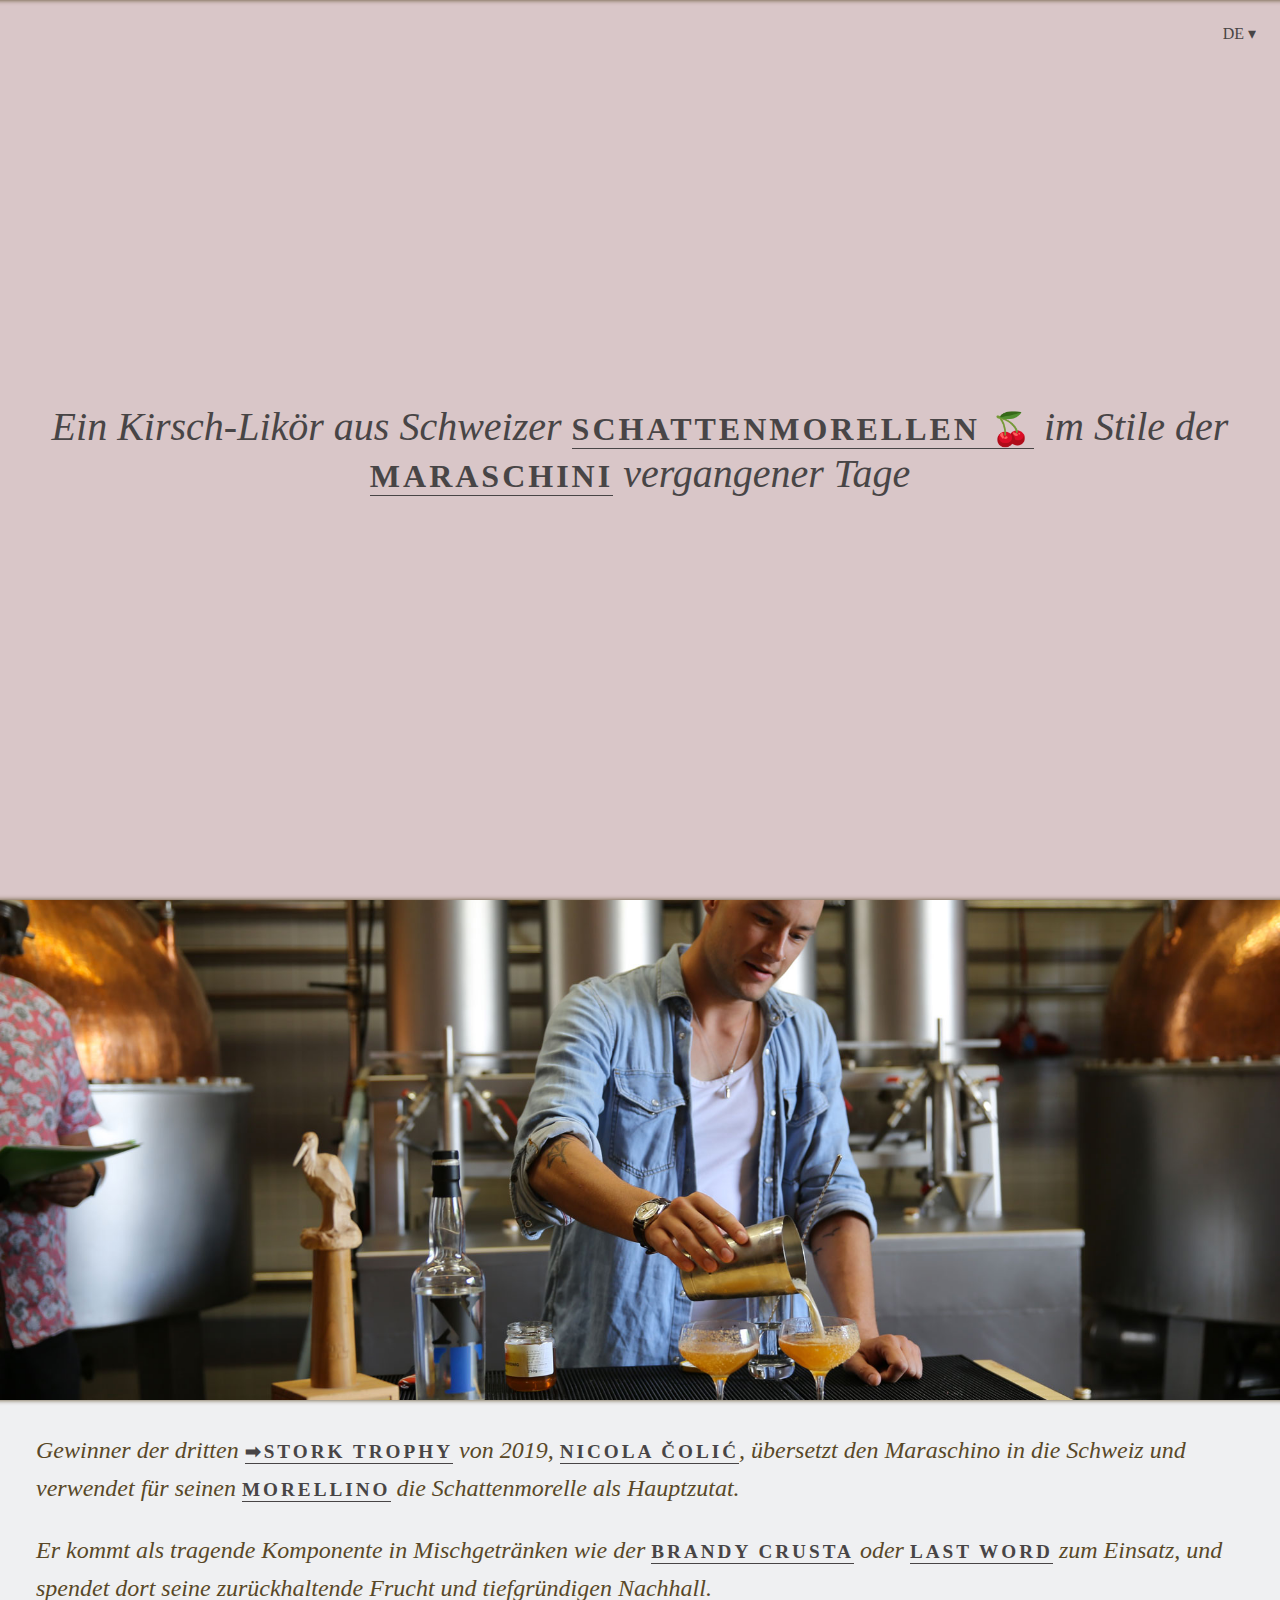
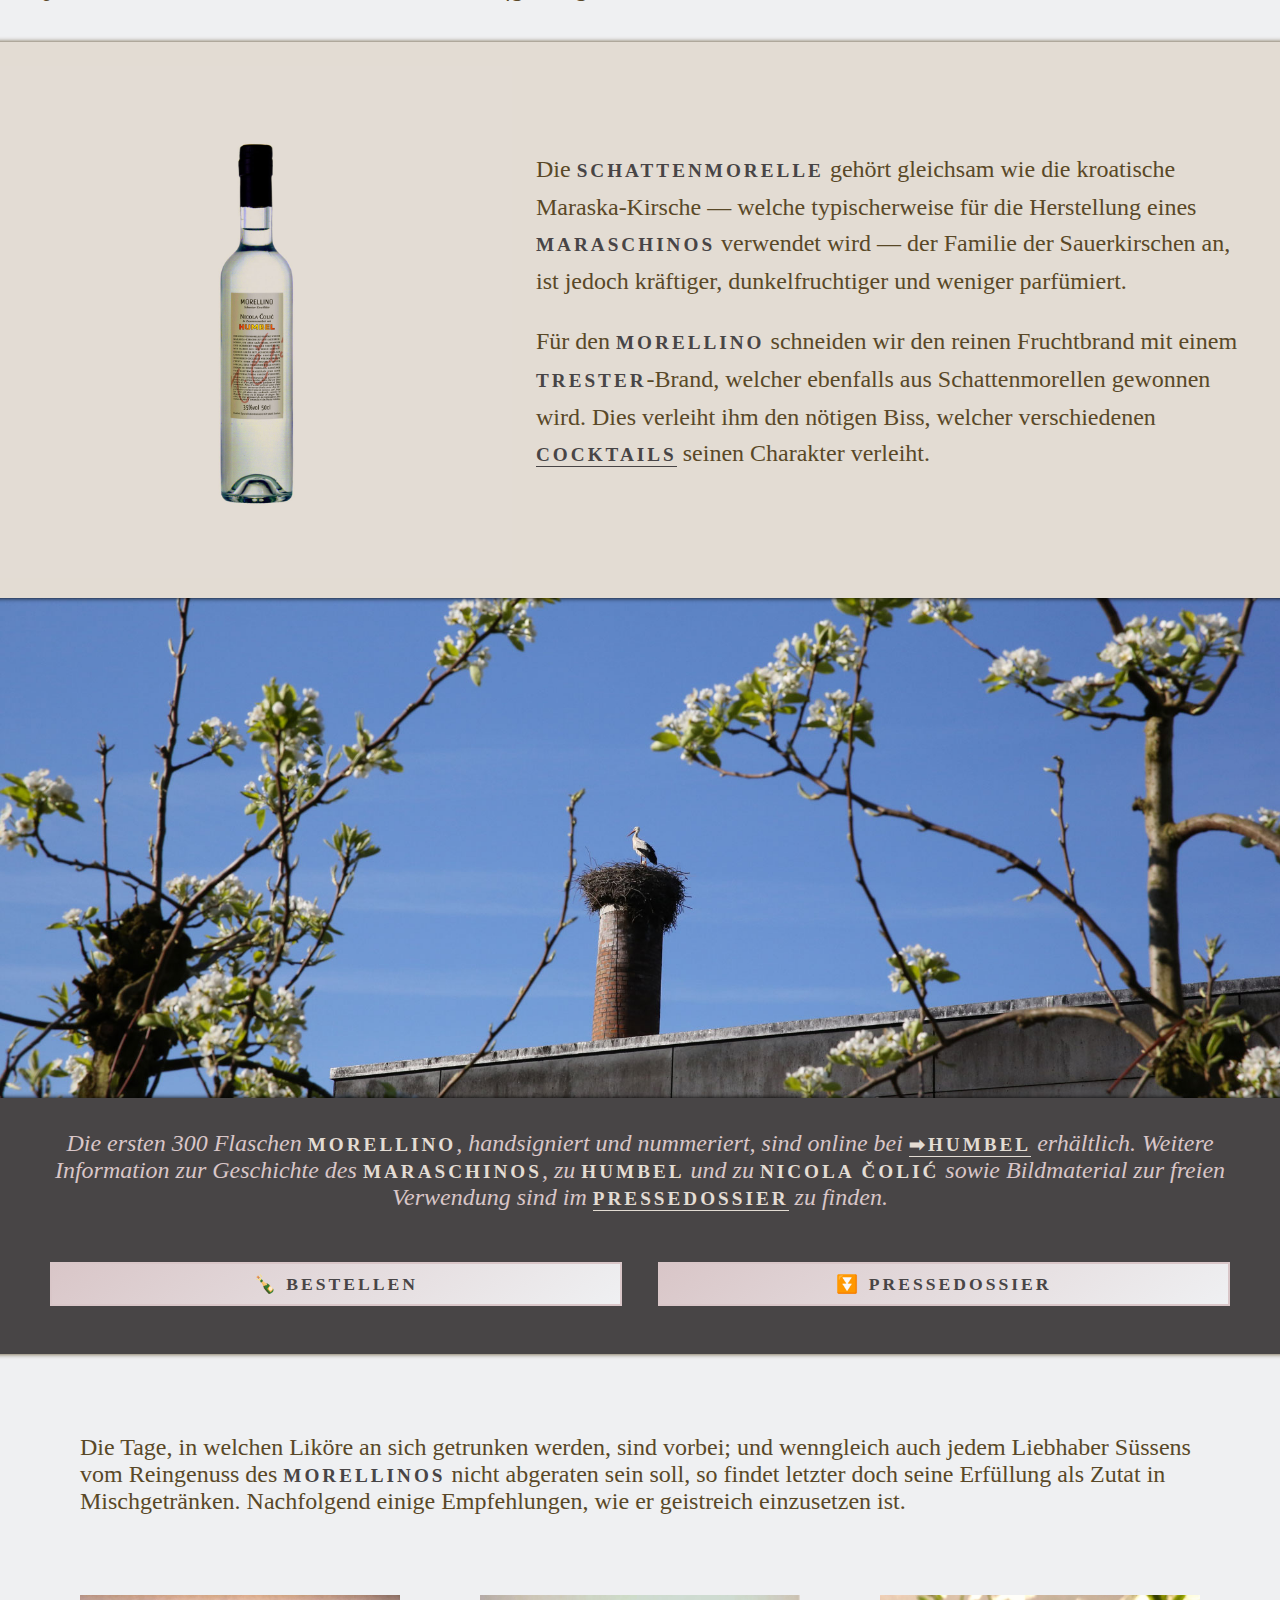
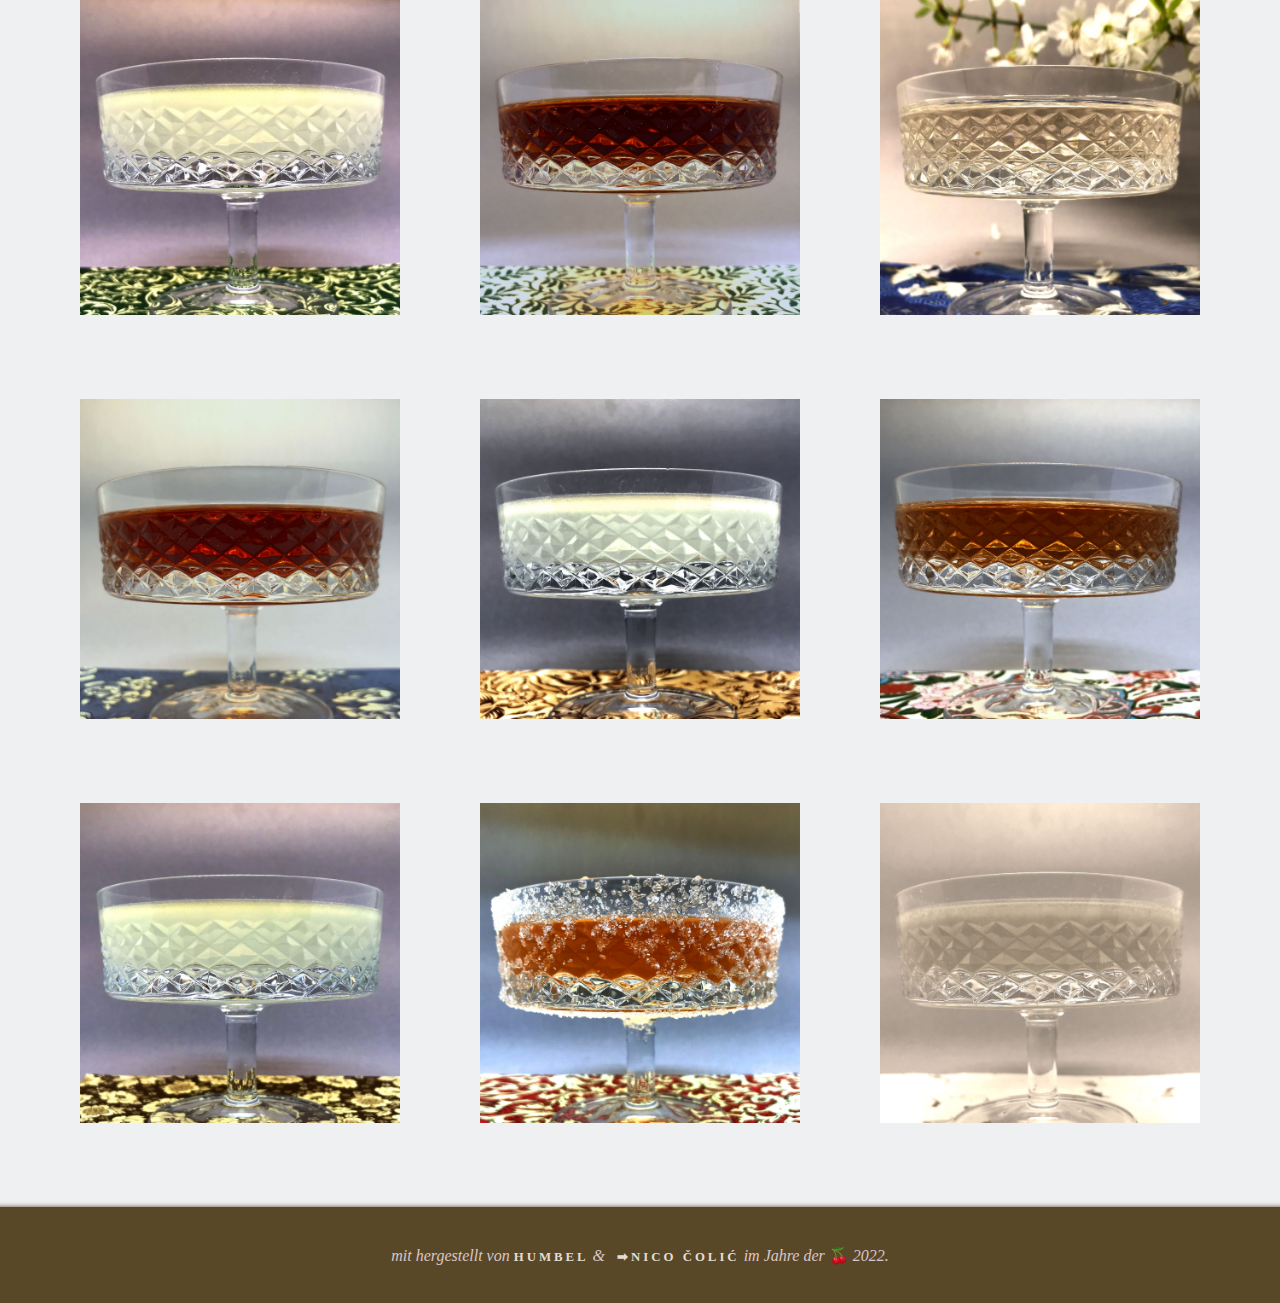
<file: kirsch-likoer.html>
<!doctype html>

<html lang="de">

<head>
	<meta charset="UTF-8">
	<meta name="viewport" content="width=device-width, initial-scale=1">
	<title>Morellino | Schweizer Maraschino aus Schattenmorellen</title>
	<meta name="description"
		content="Morellino is a liqueur in the style of a Maraschino, made for craft bartenders and their cocktails from Swiss morello cherries">
	<link href="styles.css" rel="stylesheet" type="text/css">

	<!-- alternate languages-->
	<!-- thanks for https://www.aleydasolis.com/english/international-seo-tools/hreflang-tags-generator/ -->
	<link rel="alternate" href="https://www.morellino.ch/kirsch-likoer" hreflang="de-ch" />
	<link rel="alternate" href="https://www.morellino.ch/kirsch-likoer" hreflang="de" />
	<link rel="alternate" href="https://www.morellino.ch/liqueur-de-cerises" hreflang="fr-ch" />
	<link rel="alternate" href="https://www.morellino.ch/liqueur-de-cerises" hreflang="fr" />

	<!-- JSON-LD morellino -->
	<script type='application/ld+json'>
		{
		  "@context": "https://www.schema.org",
		  "@type": "product",
		  "brand": {
			  "@type": "Organization",
			  "name": "Humbel"
			},
		  "name": "Morellino",
		  "image": "https://www.morellino.ch/img/morellino.jpg",
		  "description": "Ein Kirsch-Likör im Stile eines Maraschinos, gefertigt ausschliesslich aus Schweizer Schattenmorellen, für den Einsatz in klassischen Cocktails wie dem Last Word, dem Aviation und der Brandy Crusta.",
		  "offers": {
			  "url": "https://shop.humbel.ch/de/shop/60-partnerprodukte/morellino-kirschlikoer-nicola-colic-stork-trophy-2019",
			"@type": "Offer",
			"priceCurrency": "CHF",
			"availability": "http://schema.org/InStock",
			"price": "35.00",
			"seller": {
				"@type": "Organization",
				"name": "Humbel"
			}
		  }
		}
	</script>

	<!-- JSON-LD Silence is Gold-->
	<script type="application/ld+json">
		{
		"@context": "http://schema.org/",
		"@type": "Recipe",
		"name": "Silence is Gold",
		"image": {
			"@type": "ImageObject",
			"url": "https://www.morellino.ch/img/silence.jpg",
			"height": 200,
			"width": 200
		  },
		"author": {
		  "@type": "Person",
		  "name": "Nico Čolić"
		},
		"keywords": "Kräuter, Kirsche, Rauch, Kakao",
		"recipeCuisine": "Schweizerisch",
		"datePublished": "2022-05-24",
		"description": "Reden ist Silber, doch der Geschmack spricht für sich. Hier eine Last Word-Variation, in welcher der Morellino besonders gut wirken kann. Noten von Malz und Kakao gepaart mit Kirsche — ein Getränk für Tresenkräfte und solche, die zu es sein wünschten.",
		  "totalTime": "PT5M",
		  "recipeYield": "1",
		  "recipeCategory": "Cocktail",
			"recipeIngredient": [
			  "30 ml rauchiger Scotch",
			  "30 ml Morellino",
			  "22.5 ml Limetten-Saft",
			  "22.5 ml gelbe Chartreuse"
			 ],
		  "recipeInstructions": [
			{
			"@type": "HowToStep",
			"text": "Zutaten kräftig auf Eis schütteln."
			},
			{
			"@type": "HowToStep",
			"text": "Doppelt in eine Cocktail-Schale abseihen."
			},
			{
			"@type": "HowToStep",
			"text": "Mit einer Prise Blatt-Gold dekorieren."
			}
		]
	  }
	</script>

	<!-- svg as favicon -->
	<link rel="icon"
		href="data:image/svg+xml,<svg xmlns=%22http://www.w3.org/2000/svg%22 viewBox=%220 0 100 100%22><text y=%22.9em%22 font-size=%2290%22>🍒</text></svg>">

	<!-- google fonts-->
	<link rel="preconnect" href="https://fonts.googleapis.com">
	<link rel="preconnect" href="https://fonts.gstatic.com" crossorigin>
	<link href="https://fonts.googleapis.com/css2?family=Roboto:wght@100;300;500&display=swap" rel="stylesheet">

	<!-- counter tracker-->
	<script>if (!sessionStorage.getItem("_swa") && document.referrer.indexOf(location.protocol + "//" + location.host) !== 0) { fetch("https://counter.dev/track?" + new URLSearchParams({ referrer: document.referrer, screen: screen.width + "x" + screen.height, user: "Bequivinius", utcoffset: "2" })) }; sessionStorage.setItem("_swa", "1");</script>
</head>

<body>
	<section id="hero" class="shadowed">
		<h1>Ein Kirsch-Likör aus Schweizer <a href="#story">Schatten&shy;morellen&nbsp;🍒</a> im Stile der <a
				href="#story">Maraschini</a> vergangener Tage</h1>

		<div id="languages">
			<div id="language">
				<a id="toggle" href="#languages">de</a>
			</div>
			<ul>
				<li><a href="/liqueur-de-cerises">fr</a></li>
				<li id="cross"><a href="#">╳</a></li>
			</ul>
		</div>
	</section>

	<div id="explain"></div>

	<div id="story" class="shadowed">
		<p>Gewinner der dritten <a
				href="https://www.humbel.ch/aktuelles/storchengeklapper/die-3-stork-trophy-die-stork-trophy-fliegt-nach-zuerich-16/"
				target="_blank">Stork Trophy</a> von 2019, <a href="#get">Nicola Čolić</a>, übersetzt den Maraschino in
			die Schweiz und verwendet für seinen <a href="#product">Morellino</a> die Schattenmorelle als Hauptzutat.
		</p>
		<p>Er kommt als tragende Komponente in Mischgetränken wie der <a href="#crusta">Brandy Crusta</a> oder <a
				href="#silence">Last Word</a> zum Einsatz, und spendet dort seine zurückhaltende Frucht und
			tiefgründigen Nachhall.</p>
	</div>

	<div id="product">
		<div id="bottle">
			<a class="nounderline" href="#get"><img class="imglink" src="img/morellino.jpg"
					alt="Der Kirschlikör Morellino ist in einer Flasche zu 500 ml erhältlich."></a>
		</div>
		<div id="describe">
			<p>Die <em>Schatten&shy;morelle</em> gehört gleichsam wie die kroatische Maraska-Kirsche — welche
				typischerweise für die Herstellung eines <em>Maraschinos</em> verwendet wird — der Familie der
				Sauerkirschen an, ist jedoch kräftiger, dunkelfruchtiger und weniger parfümiert.</p>

			<p>Für den <em>Morellino</em> schneiden wir den reinen Fruchtbrand mit einem <em>Trester</em>-Brand, welcher
				ebenfalls aus Schatten&shy;morellen gewonnen wird. Dies verleiht ihm den nötigen Biss, welcher
				verschiedenen <a href="#COCKTAILS">Cocktails</a> seinen Charakter verleiht.</p>
		</div>
	</div>

	<div id="blossoms" class="darkshadowed"></div>

	<div id="get">
		<p>Die ersten 300 Flaschen <em>Morellino</em>, handsigniert und nummeriert, sind online bei <a
				href="https://shop.humbel.ch/de/shop/60-partnerprodukte/morellino-kirschlikoer-nicola-colic-stork-trophy-2019">Humbel</a>
			erhältlich. Weitere Information zur Geschichte des <em>Maraschinos</em>, zu <em>Humbel</em> und zu
			<em>Nicola Čolić</em> sowie Bildmaterial zur freien Verwendung sind im <a
				href="pressedossier.zip">Pressedossier</a> zu finden.
		</p>

		<div class="buttoncontainer">
			<button><a
					href="https://shop.humbel.ch/de/shop/60-partnerprodukte/morellino-kirschlikoer-nicola-colic-stork-trophy-2019"
					target="_blank" class="nounderline">🍾 bestellen</a></button>
			<button><a href="pressedossier.zip" class="nounderline">⏬ Pressedossier</a></button>
		</div>
	</div>


	<div id="COCKTAILS" class="shadowed">

		<p>Die Tage, in welchen Liköre an sich getrunken werden, sind vorbei; und wenngleich auch jedem Liebhaber
			Süssens vom Reingenuss des <em>Morellinos</em> nicht abgeraten sein soll, so findet letzter doch seine
			Erfüllung als Zutat in Mischgetränken. Nachfolgend einige Empfehlungen, wie er geistreich einzusetzen ist.
		</p>

		<div id="cocktails">
			<!-- drink: silence is gold -->
			<figure class="cocktail" id="silence">
				<a href="#SILENCE"><img src="img/silence.jpg"
						alt="Silence is Gold ist ein Cocktail mit Morellino, Scotch und Chartreuse">

					<figcaption><span>mit Scotch & Chartreuse</span>
						<h2>Silence is Gold</h2>
					</figcaption>
				</a>
			</figure>


			<div class="collapsed shadowed" id="SILENCE">
				<div>
					<p>Reden ist Silber, doch der Geschmack spricht für sich. Hier eine <em>Last Word</em>-Variation, in
						welcher der <em>Morellino</em> besonders gut wirken kann. Noten von Malz und Kakao gepaart mit
						Kirsche — ein Getränk für Tresenkräfte und solche, die zu es sein wünschten.</p>

					<ul>
						<li>30 ml schottischer Whisky, rauchig und gemein — <em>Ardbeg</em> oder etwas von diesem
							Kaliber</li>
						<li>30 ml <em>Morellino</em></li>
						<li>22.5 ml Limetten-Saft, frisch gepresst</li>
						<li>22.5 ml <em>Chartreuse</em>, gelb nach Möglichkeit — wer es teutonischer mag, greife zum
							<em> Danziger Goldwasser</em>; wessen Laune italienischer geprägt ist, zum <a
								target="_blank"
								href="https://shop.humbel.ch/de/shop/24-bio-50cl/amaro-delle-alpi-bio">Amaro delle
								Alpi</a>
						</li>
						<li>🍸 <span style="font-style: italic;">Zutaten kräftig auf Eis schütteln, in eine
								Cocktail-Schale doppelt abseihen und mit einer Prise Blatt-Gold dekorieren. </span></li>
					</ul>

					<p><span style="font-style: normal">🤫 Letzteren sei hier auch eine nette Geschichte dargereicht,
							mit dem sich Schweigereltern oder redselige Mitarbeiter an der Kaffeemaschine vorzüglich
							beeindrucken lassen: Der Kräuter-Likör <em>Chartreuse</em> wird von französischen Mönchen
							hergestellt, welche ein Schweigegelübte ablegen. Das heisst: Sie hören auf zu reden, und
							brauen (oder beten) schweigend. Es hat sich darum in Fachkreisen eingebürgert, die Mischung
							einer Spirituose, Kirschen-Likör, Zitrus-Saft und ebenjener Chartreuse so zu benennen, dass
							es einem die Sprache verschlägt: <em>Last Word</em>, <em>Wordsmith</em> (mit Rum) oder eben,
							wie hier, <em>Silence is Gold</em>.</span></p>

					<p><a class="right" href="#silence">Schliessen</a></p>
				</div>
			</div>


			<!-- drink: tuxedo -->
			<figure class="cocktail" id="tuxedo">
				<a href="#TUXEDO"><img src="img/tuxedo.jpg"
						alt="Der Tuxedo ist ein Cocktail mit Morellino, Gin und Absinthe">
					<figcaption><span>mit Gin & Absinthe</span>
						<h2>Tuxedo</h2>
					</figcaption>
				</a>
			</figure>

			<div class="collapsed" id="TUXEDO">
				<div>
					<p>Während der klassische <em>Martini</em> von Männern im sportlichen geschnittenen Einreiher
						getrunken wird － getriebenen Angebern auf der Suche nach Anerkennung, so ist der <em>Tuxedo</em>
						etwas, was von Musse zeugt. Ein lang unbeachteter Klassiker, der erfrischt, aber trotzdem
						Nonchalance hat und sich gemäss der nachfolgenden Vorschläge komplett mit Schweizer Zutaten
						mischen lässt.</p>

					<ul>
						<li>30 ml <a target="_blank"
								href="https://shop.humbel.ch/de/shop/22-bio-70cl/gin-white-socks-bio-574">Gin</a></li>
						<li>25 ml weisser, trockener Wermut — Matter Dry, zum Beispiel</li>
						<li>5 ml <em>Morellino</em></li>
						<li>5 Spritzer Orangen-Bitters — von Seventh Sense</li>
						<li>🍸 <span style="font-style: italic;">Die vorgekühlte Cocktail-Schale mit <em>Absinthe</em>
								ausschwenken. Zutaten auf Eis kaltrühren und in die Cocktailschale abseihen.</span></li>
					</ul>

					<p style="font-style: normal;">Als Garnitur bieten sich <em>Holunder-Kapern</em> an, also
						unreife Holunder-Beeren, welche in Salz eingelegt wurden und in der <i>nordic cuisine</i>
						Einsatz finden. Sie ersetzen hier die für den <em>Martini</em> typische, aber auch etwas
						einfältige Olive; und unterstreichen geschmacklich diese Kapriziose optimal.</p>

					<p><a class="right" href="#tuxedo">Schliessen</a></p>
				</div>
			</div>

			<!-- drink: sakura -->
			<figure class="cocktail" id="sakura">
				<a href="#SAKURA"><img src="img/sakura.jpg"
						alt="Der Sakura ist ein Cocktail mit Morellino, japanischem sake und Gin">
					<figcaption><span>mit sake & Gin</span>
						<h2 title="sakura martini">桜　マティーニ</h2>
					</figcaption>
				</a>
			</figure>

			<div class="collapsed" id="SAKURA">
				<div>
					<p>Der <em>Sakura Martini</em> wurde von Barmann <em>Kenta Goto</em> entwickelt, und präsentiert
						eine leichte, weniger alkoholhaltige, aber auch raffiniertere Alternative zum klassischen
						<em>Martini</em>. Ganz der japanischen Kultur entsprechend ist dies ein stilles, tiefes
						Wässerchen; und erinnert uns an die klare, kindliche Freude, die uns beim Anblick der vollen
						Kirschblüte befällt.
					</p>

					<ul>
						<li>45 ml <i>sake</i></li>
						<li>15 ml <a target="_blank"
								href="https://shop.humbel.ch/de/shop/24-bio-50cl/gin-white-socks-rueebli-edition-bio">Gin</a>
						</li>
						<li>10 ml <em>Morellino</em></li>
						<li>🍸 <span style="font-style: italic;">Zutaten mischen, und im Tiefkühler lagern. Zum
								Servieren in vorgekühlte Gläser geben. Diese Art der vorausschauenden Zubereitung
								verhindert, dass der Cocktail übermässig verwässert; und bietet einem gute
								Beschäftigungsmöglichkeiten für unerwartete Gäste.</span></li>
					</ul>

					<p style="font-style: normal;">🍶 Es lassen sich mit diesem Cocktail auch vorzüglich die
						verschiedenen <i>sake</i>-Stile auskosten: Die leichteren <i>daiginjo</i> (<span
							title="daiginjo">大吟醸</span>) paaren sich gerne mit leichteren Gins, die heftigeren,
						<i>umami</i>-reicheren <i>honjōzō</i> (<span title="honjōzō">本醸造</span>) ziehen die Begleitung
						eines schwerfälligeren Tanzpartners vor.
					</p>

					<p>Meine Empfehlung ist es, hier einen leichten, floralen <i style="font-style: normal;">sake</i>
						mit hohem Poliergrad einzusetzen.</p>

					<p style="font-style: normal;">Mit einer in Salz eingelegten Kirschblüte garnieren. Diese findet man
						gelegentlich in Japanläden, werden sie doch gerne dort in Süssigkeiten eingesetzt.</p>

					<p><a class="right" href="#sakura">Schliessen</a></p>
				</div>
			</div>


			<!-- drink: improved -->
			<figure class="cocktail" id="improved">
				<a href="#IMPROVED"><img src="img/improved.jpg"
						alt="Der Improved Whisky Cocktail besteht aus Morellino und wahlweise Bourbon oder Genever">
					<figcaption><span>mit Bourbon oder Genever</span>
						<h2>Improved Whisky Cocktail</h2>
					</figcaption>
				</a>
			</figure>


			<div class="collapsed" id="IMPROVED">
				<div>
					<p style="font-style: normal;">Was wir heutzutage als <em>Old Fashioned</em> kennen, also diese
						puritanische Mischung von Whisky, Zucker und Bitters, hiess um 1800 herum lediglich <em>Whisky
							Cocktail</em> (oder wahlweise auch <em>Gin Cocktail</em>, wenn man zu dem damals
						gebräuchlichen <i>Genever</i> griff). Um 1820 herum fingen Barmänner an, diesen Getränken kleine
						Mengen Liköre aller Façon hinzuzufügen und sie so zu <i>verbessern</i> － voilà, der <em>Improved
							Whisky Cocktail</em>! Einige Gäste mochten dies, andere Gäste beharrten darauf, ihr Getränk
						wie früher serviert zu bekommen, und so hat sich die Bezeichnung <em>Old Fashioned</em> für
						einen <i>einfachen</i> <em>Whisky Cocktail</em> etabliert.</p>

					<ul>
						<li>45 ml Bourbon <i>oder</i> Genever － persönliche Favoriten sind <em>Elijah Craig 12</em> oder
							<em>Bols Oude Genever</em>
						</li>
						<li>10 ml <em>Morellino</em></li>
						<li>2.5 ml Gomme Sirup (oder 2:1 Zuckersirup)</li>
						<li>5 Spritzer Aromatic Bitters</li>
						<li>🍸 <span style="font-style: italic;">Zutaten auf Eis lange rühen, bis sie vollständig
								heruntergekühlt sind und in die vorgekühlte Coupette geben.</span></li>
					</ul>

					<p>Tatsächlich bietet sich der <em>Morellino</em> zur Verbesserung sowohl des <em>Whisky</em> wie
						auch des <em>Gin Cocktails</em> gleichermassen an, indem er eine zurückhaltende Frucht und damit
						etwas Poesie spendet an diesen Elementarsatz aller mixologischen Prosa.</p>

					<p>Es hat sich bei dieser Familie von Mischgetränken eingebürgert, Orangen und Kirschen zur Garnitur
						zu verwenden; und während beim <em>Old Fashioned</em> der Hauch einer Orangenzeste eine passende
						Entscheidung ist, bietet es sich hier an, frische Kirschen in <a
							href="https://shop.humbel.ch/de/shop/22-bio-70cl/orangeau-liqueur-bio">Triple Sec</a>
						aufzukochen und nach 4-wöchtiger Ziehzeit zur Dekoration heranzuziehen.</p>

					<p><a class="right" href="#improved">Schliessen</a></p>
				</div>
			</div>


			<!-- drink: Hemingway -->
			<figure class="cocktail" id="hemingway">
				<a href="#HEMINGWAY"><img src="img/hemingway.jpg"
						alt="Der Hemingway Daiquirí ist ein Cocktail aus Morellino, Rum und Grapefruit">
					<figcaption><span>mit Rum & Grapefruit</span>
						<h2>Hemingway Daiquirí</h2>
					</figcaption>
				</a>
			</figure>

			<div class="collapsed" id="HEMINGWAY">
				<div>
					<p>Auch als <em>Papa Doble</em> bekannt und eng verwandt mit dem <em>Daiquirí № 4</em>, ist dies
						wohl der einzige Cocktail aus dem Kanon der Klassiker, bei dem welchem der Einsatz eines <i
							style="font-style: normal">blenders</i> nicht unter Strafe gestellt gehört. So mit Eis
						geschlagen erinnert der Cocktail an die Gischt des Meeres.</p>

					<ul>
						<li>45 ml weisser Rum im spanischen Stil, beispielsweise der in der Schweiz gebrannte <a
								href="https://shop.humbel.ch/de/shop/22-bio-70cl/rum-ron-de-marinero-blanco-bio-fairtrade">Ron
								de Marinero</a></li>
						<li>30 ml weisser Grapefruit-Saft, frisch gepresst</li>
						<li>15 ml weisser Limetten-Saft, id.</li>
						<li>15 ml <em>Morellino</em></li>
						<li>5 ml Zucker-Wasser, 2:1</li>
						<li>🍸 <span style="font-style: italic;">Zutaten mit 100 Gramm Eis in einem <i
									style="font-style: normal">blender</i> pürieren, bis eine homogene Masse entsteht.
								Diese in eine vorgekühlte Cocktailschale geben, und mit <em>Erdbeer-Minze</em>
								garnieren.</span></li>
					</ul>

					<p>Natürlich lässt sich dieses Getränk auch einfach schütteln: In diesem Fall sollte der Zucker
						weggelassen werden, und auf den sonst üblichen <i style="font-style: normal">fine strain</i>
						verzichtet werden. Bei jedem <em>Daiquirí</em> sind die kleinen Eiskristalle, die sich beim
						rechten Schütteln ergeben, Teil des Genusses.</p>

					<p><a class="right" href="#hemingway">Schliessen</a></p>
				</div>
			</div>

			<!-- drink: PoW -->
			<figure class="cocktail" id="wales">
				<a href="#WALES"><img src="img/wales.jpg"
						alt="Der Prince of Wales ist ein Cocktail aus Morellino, Ananas und Rye Whisky">
					<figcaption><span>mit Rye & Ananas</span>
						<h2>Prince of Wales</h2>
					</figcaption>
				</a>
			</figure>

			<div class="collapsed" id="WALES">
				<div>
					<p>Den <em>Prince of Wales</em> gab es wirklich: Sohn der Queen Victoria, welche für 63 Jahre ihr
						Amt innehatte. In dieser Zwischenzeit wurde es dem Prinzen langweilig, und er begann, sich als
						Kartenspieler, Schluckspecht und Mixologe von Gottes Gnaden einen Namen zu machen. Es entstand
						so also diese wunderbare, königlich-verspielte Verbesserung des <a href="#IMPROVED">Improved
							Whisky Cocktails</a>.</p>

					<ul>
						<li>45 ml Rye － es führt hier am legendären <em>Rittenhouse</em> kaum ein Weg vorbei, mit
							frischer Ananas, Fruchtfleisch und Schale, infudiert</li>
						<li>20 ml <em>Morellino</em></li>
						<li>3 Spritzer Aromatic Bitters</li>
						<li>30 ml trockener Champagner</li>
						<li>🍸 <span style="font-style: italic;">Alle Zutaten auf Eis kaltrühren und in eine vorgekühlte
								Cocktailschale geben.</span></li>
					</ul>

					<p>Traditionell wird dieser Cocktail hergestellt, indem ein Stück frischer Ananas gemörsert wird und
						mit den übrigen Zutaten verrührt wird. Es wird dadurch das Getränk aber etwas trüb, weshalb die
						Methode der Infusion sich anbietet. Hierzu die Ananas mit Schale würfeln, gewichtsmässig zu
						gleichen Teilen mit dem Whisky mischen und für 7 Tage stehen lassen. Auch sei darauf
						hingewiesen, dass hier der Champagner nicht für die Perlage hinzukommt, sondern für die ❝
						Geschmackliche Auffächerung ❞ (siehe <a
							href="https://mixology.eu/prince-of-wales-cocktail-champagner-rye-whiskey/">mixology.eu</a>).
						Wie beim <a href="#CORONATION">Coronation</a> ist hier als Garnitur eine Zitronenzeste passend,
						oder, falls zur Hand, ein Blatt (Ananas-)Salbei.</p>

					<p><a class="right" href="#wales">Schliessen</a></p>
				</div>
			</div>


			<!-- drink: Coronation -->
			<figure class="cocktail" id="coronation">
				<a href="#CORONATION"><img src="img/coronation.jpg"
						alt="Der Coronation Nummer 1 Cocktail besteht aus Morellino, Sherry und Wermut">
					<figcaption><span>mit Sherry & Wermut</span>
						<h2>Coronation № 1</h2>
					</figcaption>
				</a>
			</figure>


			<div class="collapsed" id="CORONATION">
				<div>
					<p>Ein Klassiker aus dem <em>Savoy Cocktail-Buch</em>, welcher trotzdessen, dass er mit seinen
						niedrigen Volumenprozent den Puls der Zeit trifft, weitgehend unbekannt ist. Ein <em>Adonis</em>
						mit Kurven; ein kurzer Flirt vor dem Abendessen.</p>

					<ul>
						<li>25 ml Fino Sherry, oder auch Palo Cortado</li>
						<li>25 ml trockener, weisser Wermt</li>
						<li>5 ml <em>Morellino</em></li>
						<li>5 Spritzer Orangen-Bitters, oder auch <em>Kronenhallen Bitters</em> von Seventh Sense</li>
						<li>🍸 <span style="font-style: italic;">Zutaten auf Eis kaltrühren und in eine vorgekühlte
								Cocktailschale geben.</span></li>
					</ul>

					<p>Man kann diese Kreation gut ungarniert lassen; zuviel Schmuck steht niemandem gut. Eine kleine
						Krönung mit einer Zitronenzeste ist hier nicht fehl, oder, falls Eindruck geschindet werden
						muss, mit einem Blatt Pfirsich-Salbei.</p>

					<p><a class="right" href="#coronation">Schliessen</a></p>
				</div>
			</div>





			<!-- drink: crusta -->
			<figure class="cocktail" id="crusta">
				<a href="#CRUSTA"><img src="img/crusta.jpg"
						alt="Die Brandy Crusta ist ein Cocktail aus Morellino, Cognac und Zitrone">
					<figcaption><span>mit Cognac & Zitrone</span>
						<h2>Brandy Crusta</h2>
					</figcaption>
				</a>
			</figure>


			<div class="collapsed" id="CRUSTA">
				<div>
					<p>Eine schlechte <em>Crusta</em> ist ein Verbrechen; eine Gute ein Ritterschlag － so handelt es
						sich doch dabei um den ersten Vorläufer der <i style="font-style: normal;">sours</i>, und ohne
						diese gäbe es keine <em>Sidecars</em>, keine <em>Cosmopolitains</em> und keine <a
							href="#SILECE">Last Words</a>.</p>


					<ul>
						<li>45 ml Weinbrand － alte <a
								href="https://shop.humbel.ch/de/shop/24-bio-50cl/cognac-xo-folle-blanche-pinard-bio">Cognacs</a>
							können hier gut verwertet werden, oder auch ein <a
								href="https://shop.humbel.ch/de/shop/22-bio-70cl/weinbrand-jan-ammensdoerfer-bio">einheimischer
								Brand</a></li>
						<li>10 ml <em>Morellino</em></li>
						<li>5 ml <a href="https://shop.humbel.ch/de/shop/22-bio-70cl/orangeau-liqueur-bio">Triple
								Sec</a>
						<li>7.5 ml Zitronen-Saft</li>
						<li>3 Spritzer Aromatic Bitters</li>
						<li>🍸 <span style="font-style: italic;">Zur Vorbereitung eine Cocktailschale mit Aromatic
								Bitters von Aussen einsprühen und daraufhin die so befreuchtete Seite mit Zucker
								besprenkeln, bis das Glas völlig bezuckert ist. Kaltstellen. Alle Zutaten auf Eis
								schütteln und in die vorbereitete Cocktailschale geben.</span></li>
					</ul>

					<p style="font-style: normal;">Wichtig zu verstehen hier ist, dass die <em>Crusta</em> kein
						<i>sour</i> ist, und sich die Säure des Zitronensafts also unbemerkbar verhalten zu hat. Es geht
						vielmehr darum, einen kleinen Sonnstrahl ins Glas zu lassen.
					</p>

					<p>Traditionell gehört die Schale einer ganzen Zitrone als Garnitur ins Glas; es erschwert dies
						jedoch das Trinken. Wenn der Cocktail also nicht für's Foto gemischt wird, sondern tatsächlich
						eingenommen werden soll, so kann auf diese verzichtet werden, und der namensgebenden
						Zuckerkruste Raum zur Wirkung gelassen werden.</p>

					<p><a class="right" href="#crusta">Schliessen</a></p>
				</div>
			</div>


			<!-- drink: aviation -->
			<figure class="cocktail" id="aviation">
				<a href="#AVIATION"><img src="img/aviation.jpg"
						alt="Der Aviation Cocktail besteht aus Morellino, Gin und Parfait Amour">
					<figcaption><span>mit Gin & Rose</span>
						<h2>Aviation</h2>
					</figcaption>
				</a>
			</figure>

			<div class="collapsed" id="AVIATION">
				<div>
					<p>Der <em>Aviation</em> ist einer dieser Getränke, das zu trinken sich die Cocktail-Historiker der
						Neuzeit zwingen mussten. In seiner Original-Rezeptur mit Veilchen-Likör schmeckt er nämlich nach
						Seife, und derartiges zu geniessen zeugt nicht von einem erlesenen Geschmack. Dankenswerterweise
						hat sich der japanische Barmann <em title="匠">Takumi</em> dieses Themas angenommen, und
						stattdessen <em>Parfait Amour</em> verwendet, ein Likör mit Rosen-, Vanille- und Zitrus-Aromen.
					</p>

					<ul>
						<li>45 ml <a target="_blank"
								href="https://shop.humbel.ch/de/shop/22-bio-70cl/gin-white-socks-bio-574">Gin</a></li>
						<li>15 ml Zitronen-Saft</li>
						<li>15 ml <em>Morellino</em></li>
						<li>5 ml Parfait Amour</li>
						<li>🍸 <span style="font-style: italic;">Alle Zutaten fest schütteln und doppelt abgeseiht in
								die vorgekühlte Cocktail-Schale geben.</span></li>
					</ul>

					<p style="font-style: normal;">Wenn das Veilchen dem Cocktail schon entnommen wird, so kann es doch
						als Garnitur wiederkehren: Man nehme hierzu ein kandiertes Veilchen, und befestige es mit etwas
						geschmolzener, weisser Schokolade am Fusse des Glasses.</p>

					<p><a class="right" href="#aviation">Schliessen</a></p>
				</div>
			</div>
		</div>
	</div>

	<div id="more">
		<p>mit hergestellt von <em>Humbel</em> & &nbsp; <a target="_blank" href="https://www.hedonisms.ch/contact">Nico
				Čolić</a> im Jahre der <span style="font-style: normal;">🍒</span> 2022.
	</div>
</body>

</html>
</file>
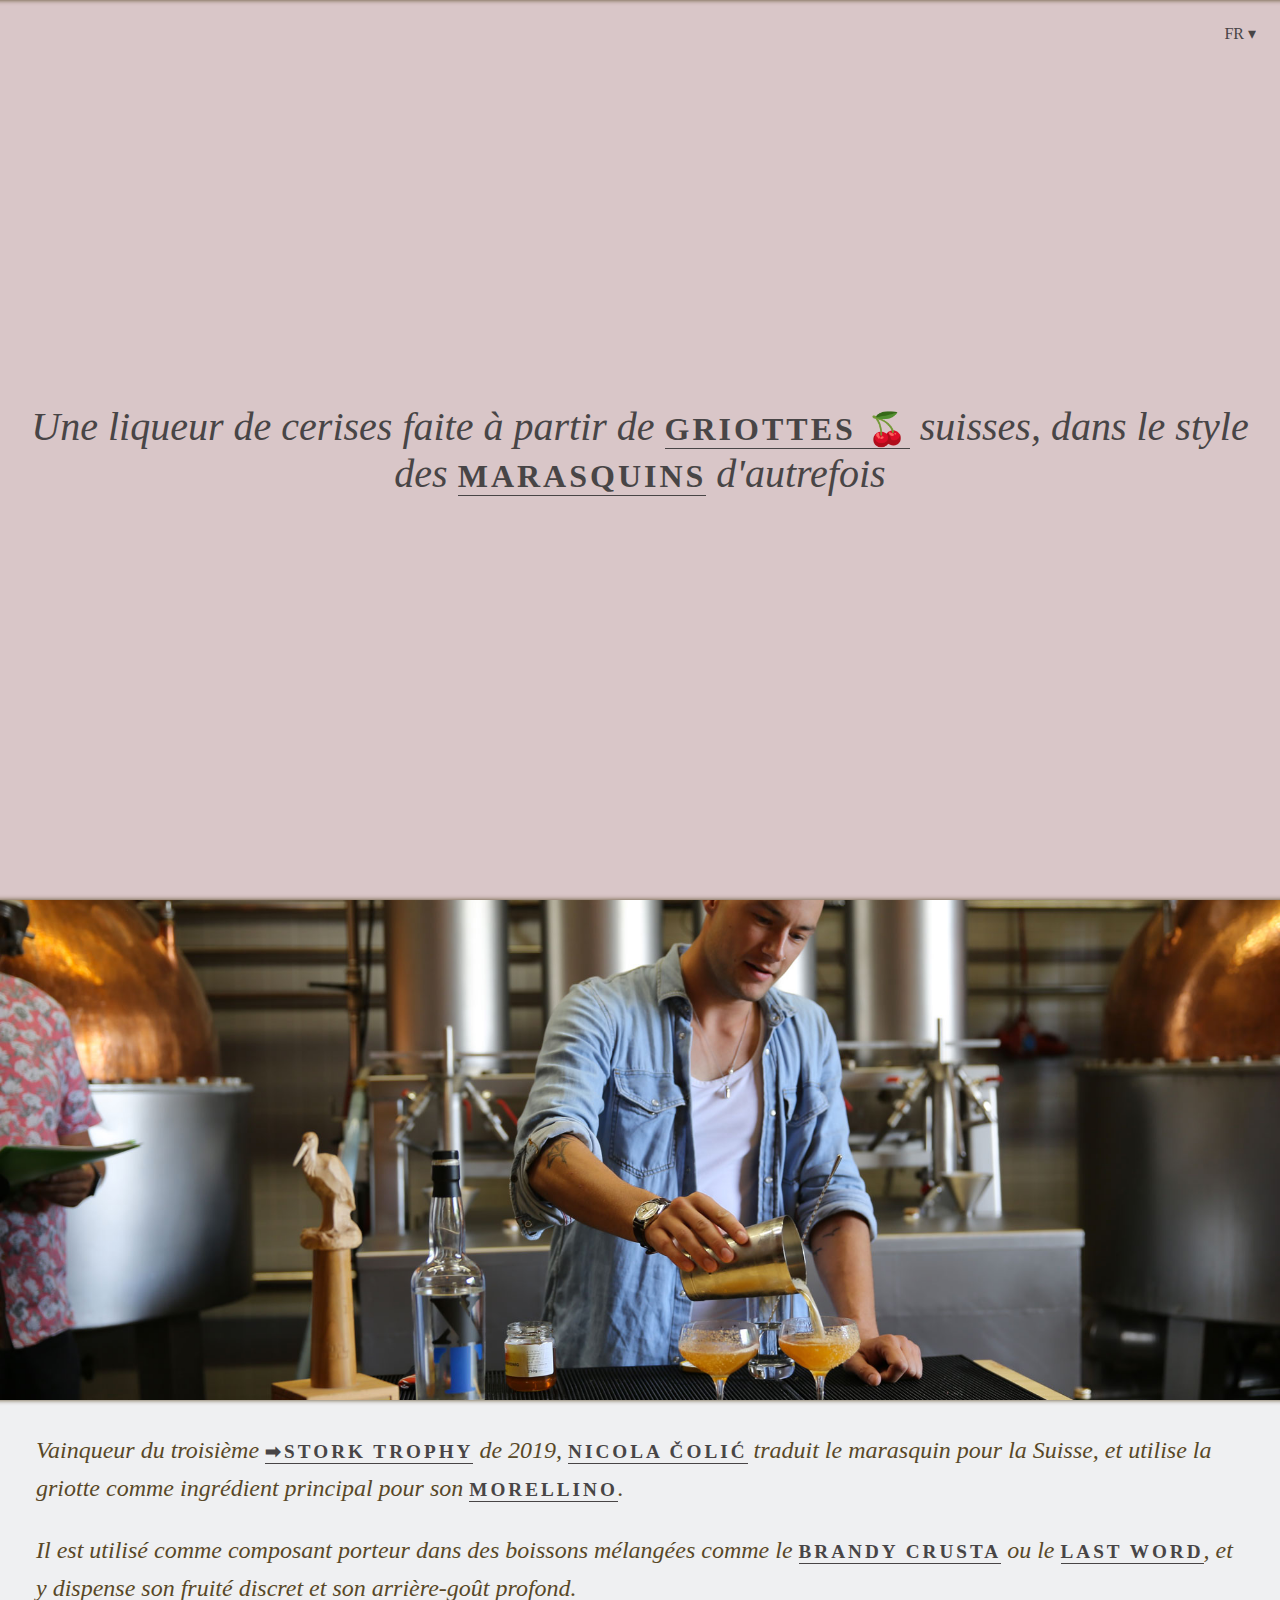
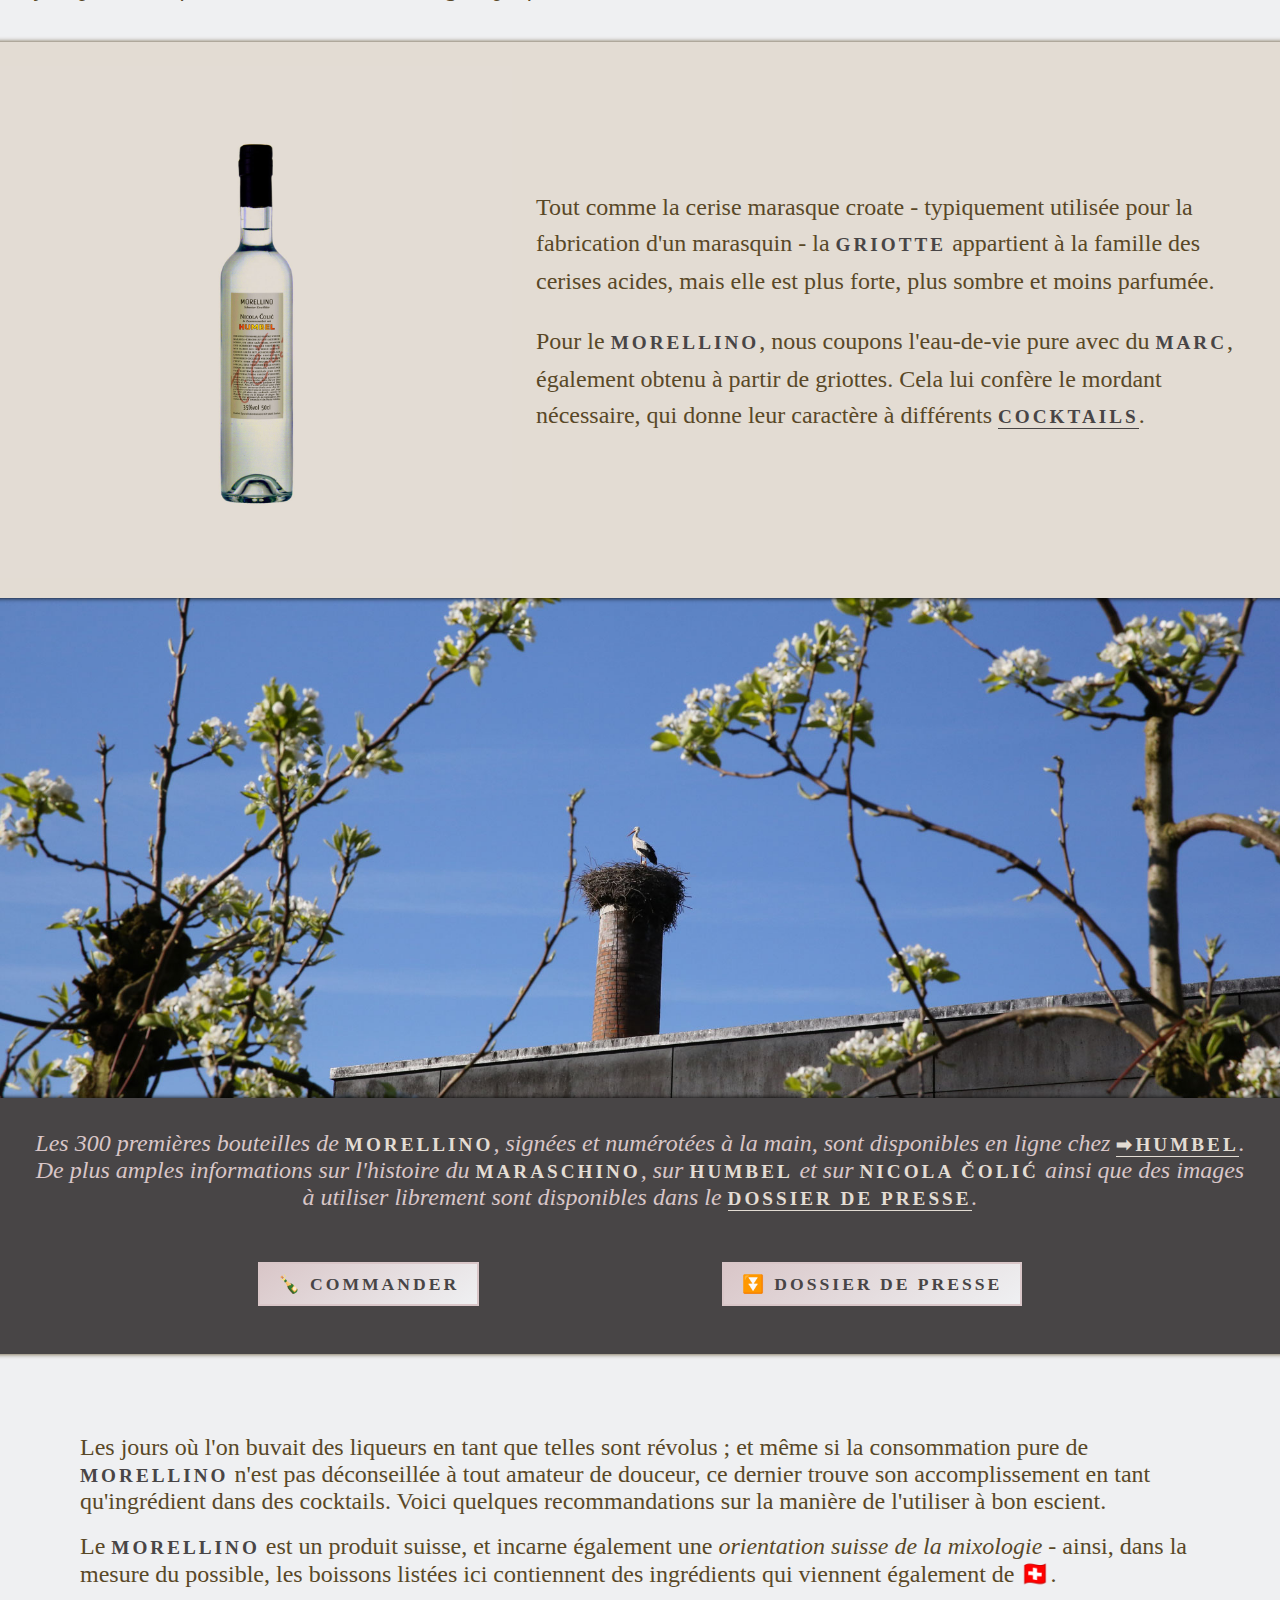
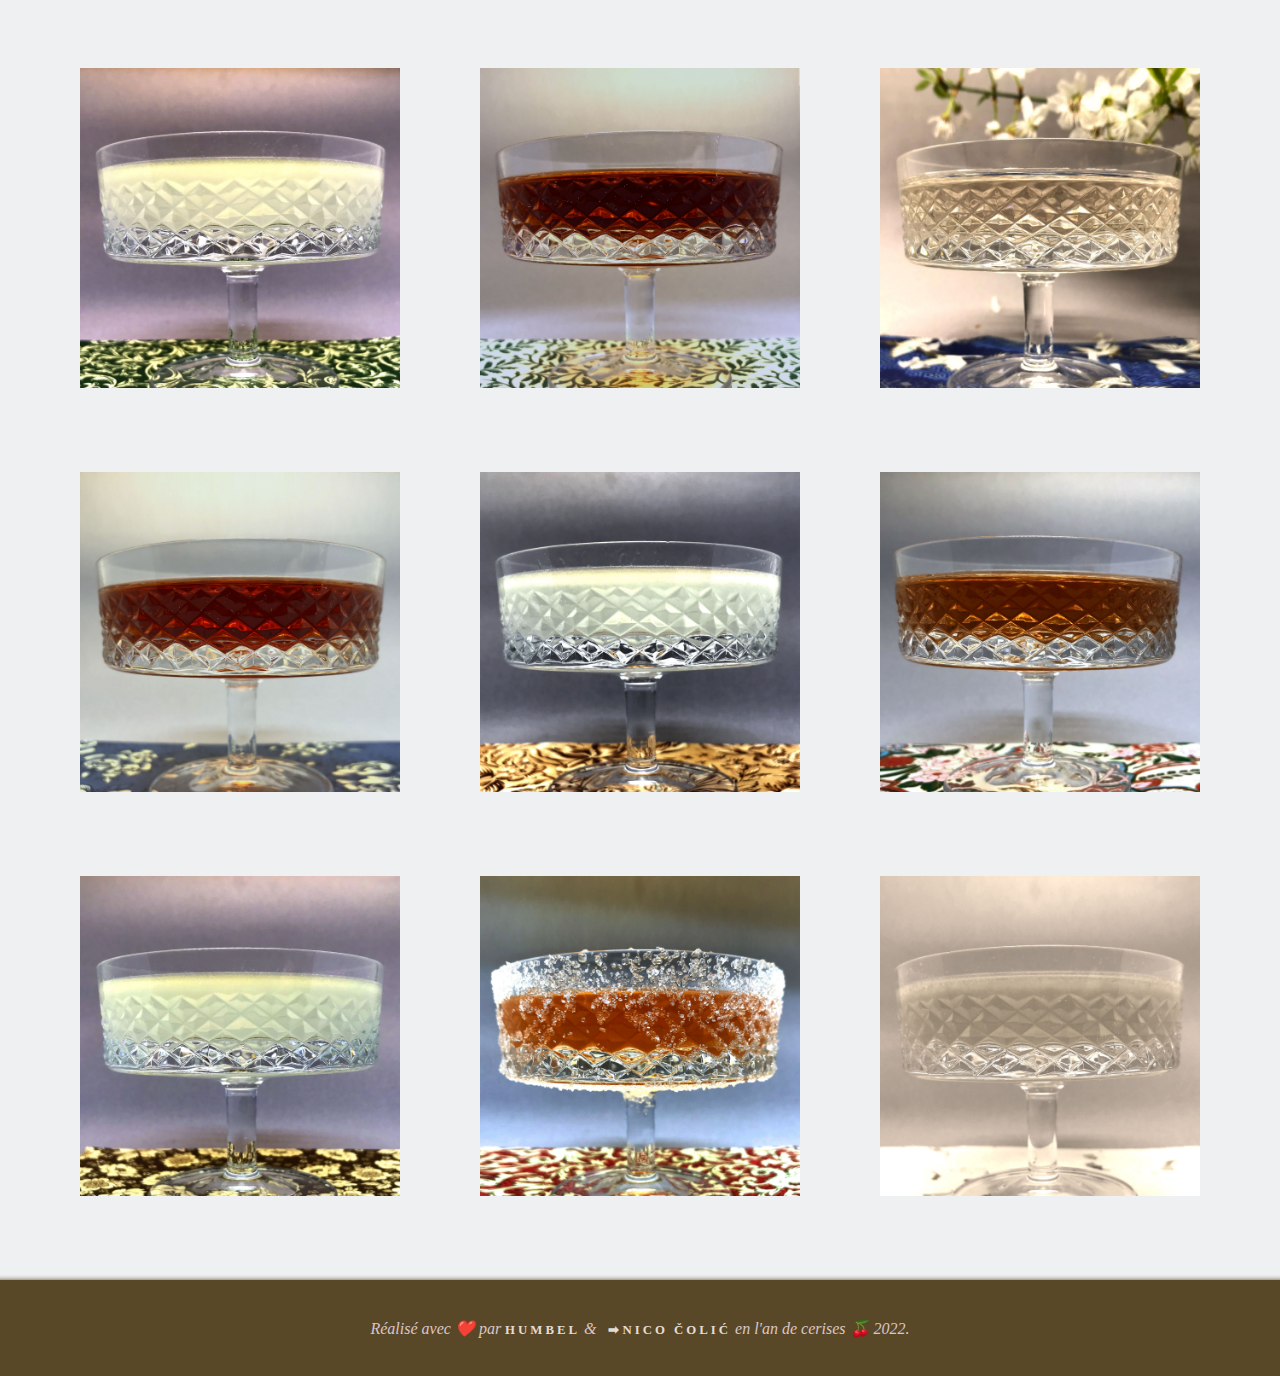
<file: liqueur-de-cerises.html>
<!doctype html>

<html lang="fr">

<head>
	<meta charset="UTF-8">
	<meta name="viewport" content="width=device-width, initial-scale=1">
	<title>Morellino | Marasquin suisse fait à partir de griottes</title>
	<meta name="description"
		content="Morellino is a liqueur in the style of a Maraschino, made for craft bartenders and their cocktails from Swiss morello cherries">
	<link href="styles.css" rel="stylesheet" type="text/css">

	<!-- alternate langauges-->
	<!-- thanks for https://www.aleydasolis.com/english/international-seo-tools/hreflang-tags-generator/ -->
	<link rel="alternate" href="https://www.morellino.ch/kirsch-likoer" hreflang="de-ch" />
	<link rel="alternate" href="https://www.morellino.ch/kirsch-likoer" hreflang="de" />
	<link rel="alternate" href="https://www.morellino.ch/liqueur-de-cerises" hreflang="fr-ch" />
	<link rel="alternate" href="https://www.morellino.ch/liqueur-de-cerises" hreflang="fr" />

	<!-- svg as favicon -->
	<link rel="icon"
		href="data:image/svg+xml,<svg xmlns=%22http://www.w3.org/2000/svg%22 viewBox=%220 0 100 100%22><text y=%22.9em%22 font-size=%2290%22>🍒</text></svg>">

	<!-- google fonts-->
	<link rel="preconnect" href="https://fonts.googleapis.com">
	<link rel="preconnect" href="https://fonts.gstatic.com" crossorigin>
	<link href="https://fonts.googleapis.com/css2?family=Roboto:wght@100;300;500&display=swap" rel="stylesheet">

	<!-- counter tracker-->
	<script>if (!sessionStorage.getItem("_swa") && document.referrer.indexOf(location.protocol + "//" + location.host) !== 0) { fetch("https://counter.dev/track?" + new URLSearchParams({ referrer: document.referrer, screen: screen.width + "x" + screen.height, user: "Aequivinius", utcoffset: "2" })) }; sessionStorage.setItem("_swa", "1");</script>
</head>

<body>
	<section id="hero" class="shadowed">
		<h1>Une liqueur de cerises faite à partir de <a href="#story">griottes&nbsp;🍒</a> suisses, dans le style des <a
				href="#story">Marasquins</a> d'autrefois</h1>

		<div id="languages">
			<div id="language">
				<a id="toggle" href="#languages">fr</a>
			</div>
			<ul>
				<li><a href="/kirsch-likoer">de</a></li>
				<li id="cross"><a href="#">╳</a></li>
			</ul>
		</div>

	</section>

	<section id="explain"></section>

	<section id="story" class="shadowed">
		<p>Vainqueur du troisième <a
				href="https://www.humbel.ch/aktuelles/storchengeklapper/die-3-stork-trophy-die-stork-trophy-fliegt-nach-zuerich-16/"
				target="_blank">Stork Trophy</a> de 2019, <a href="#get">Nicola Čolić</a> traduit le marasquin pour la
			Suisse, et utilise la griotte comme ingrédient principal pour son <a href="#product">Morellino</a>.</p>
		<p>Il est utilisé comme composant porteur dans des boissons mélangées comme le <a href="#crusta">Brandy
				Crusta</a> ou le <a href="#silence">Last Word</a>, et y dispense son fruité discret et son arrière-goût
			profond.</p>
	</section>

	<section id="product">
		<div id="bottle">
			<a class="nounderline" href="#get"><img class="imglink" src="img/morellino.jpg"
					alt="Le liqueur de cérise nommé Morellino est disponible en flacon de 500 ml."></a>
		</div>
		<div id="describe">
			<p>Tout comme la cerise marasque croate - typiquement utilisée pour la fabrication d'un marasquin - la
				<em>griotte</em> appartient à la famille des cerises acides, mais elle est plus forte, plus sombre et
				moins parfumée.
			</p>

			<p>Pour le <em>Morellino</em>, nous coupons l'eau-de-vie pure avec du <em>marc</em>, également obtenu à
				partir de griottes. Cela lui confère le mordant nécessaire, qui donne leur caractère à différents <a
					href="#COCKTAILS">cocktails</a>.</p>
		</div>
	</section>

	<section id="blossoms" class="darkshadowed"></section>

	<section id="get">
		<p>Les 300 premières bouteilles de <em>Morellino</em>, signées et numérotées à la main, sont disponibles en
			ligne chez <a
				href="https://shop.humbel.ch/de/shop/60-partnerprodukte/morellino-kirschlikoer-nicola-colic-stork-trophy-2019">Humbel</a>.
			De plus amples informations sur l'histoire du <em>Maraschino</em>, sur <em>Humbel </em> et sur <em>Nicola
				Čolić</em> ainsi que des images à utiliser librement sont disponibles dans le <a
				href="pressedossier.zip">dossier de presse</a>.</p>

		<div class="buttoncontainer">
			<a href="https://shop.humbel.ch/de/shop/60-partnerprodukte/morellino-kirschlikoer-nicola-colic-stork-trophy-2019"
				target="_blank" class="nounderline"><button>🍾 Commander</button></a>
			<a href="pressedossier.zip" class="nounderline"><button>⏬ Dossier de presse</button></a>
		</div>
	</section>


	<section id="COCKTAILS" class="shadowed">

		<p>Les jours où l'on buvait des liqueurs en tant que telles sont révolus ; et même si la consommation pure de
			<em>Morellino</em> n'est pas déconseillée à tout amateur de douceur, ce dernier trouve son accomplissement
			en tant qu'ingrédient dans des cocktails. Voici quelques recommandations sur la manière de l'utiliser à bon
			escient.
		</p> <br />

		<p>Le <em>Morellino</em> est un produit suisse, et incarne également une <i>orientation suisse de la
				mixologie</i> - ainsi, dans la mesure du possible, les boissons listées ici contiennent des ingrédients
			qui viennent également de 🇨🇭.</p>

		<div id="cocktails">

			<!-- drink: silence is gold -->
			<figure class="cocktail" id="silence">
				<a href="#SILENCE"><img src="img/silence.jpg"
						alt="Silence is Gold est un cocktail fait avec le Morellino, du Scotch et de la Chartreuse">

					<figcaption><span>avec Scotch & Chartreuse</span>
						<h3>Silence is Gold</h3>
					</figcaption>
				</a>
			</figure>


			<div class="collapsed shadowed" id="SILENCE">
				<div>
					<p>La parole est d'argent, mais le goût parle de lui-même. Voici une variation du <em>Last Word</em>
						dans laquelle le <em>Morellino</em> peut être particulièrement efficace. Des notes de malt et de
						cacao associées à la cerise - un breuvage pour les barmen et tous ceux qui voudraient l'être.
					</p>

					<ul>
						<li>30 ml Whisky écossais, fumé et cruel — <em>Ardbeg</em> ou quelque chose du même calibre</li>
						<li>30 ml <em>Morellino</em></li>
						<li>22.5 ml jus de citron vert, fraichement pressé</li>
						<li>22.5 ml <em>Chartreuse</em>, jaune si possible — si vous le préférez plus germanique, prenez
							de la <em> Danziger Goldwasser</em> ; si vou êtes d'humeur italienne, prenez plutôt de l'<a
								target="_blank"
								href="https://shop.humbel.ch/de/shop/24-bio-50cl/amaro-delle-alpi-bio">Amaro delle
								Alpi</a> </li>
						<li>🍸 <span style="font-style: italic;">Secouer vigoureusement les ingrédients sur la glace,
								filtrer doublement dans une coupe à cocktail et décorer avec une pincée de feuilles
								d'or. </span></li>
					</ul>

					<p><span style="font-style: normal">🤫 Pour conclure, voici une belle histoire qui impressionnera
							les beaux-parents silencieux ou les collaborateurs bavards à la machine à café : La
							<em>Chartreuse</em> est produite par des moines français qui font vœu de silence, qui
							cessent de parler et brassent (ou prient) en silence. C'est pourquoi les spécialistes ont
							pris l'habitude de nommer le mélange d'un spiritueux, d'une liqueur de cerises, d'un jus
							d'agrumes et de cette même Chartreuse pour que l'on reste sans voix : <em>Last Word</em>,
							<em>Wordsmith</em> (avec du rhum) ou, comme ici, <em>Silence is Gold</em>.</span></p>

					<p><a class="right" href="#silence">Fermer</a>
				</div>
				</p>
			</div>


			<!-- drink: tuxedo -->
			<figure class="cocktail" id="tuxedo">
				<a href="#TUXEDO"><img src="img/tuxedo.jpg"
						alt="Le Tuxedo est un cocktail fait avec le Morellino, du gin et de l'Absinthe">
					<figcaption><span>avec Gin & Absinthe</span>
						<h3>Tuxedo</h3>
					</figcaption>
				</a>
			</figure>

			<div class="collapsed" id="TUXEDO">
				<div>
					<p>Alors que le <em>martini</em> classique est bu par des hommes en costume de sport à taille unique
						- des frimeurs pressés en quête de reconnaissance, le <em>tuxedo</em> est une boisson qui
						témoigne de la décontraction. Un classique longtemps ignoré qui rafraîchit tout en nonchalance,
						et qui peut être entièrement mélangé avec des ingrédients suisses, selon les suggestions
						suivantes : </p>

					<ul>
						<li>30 ml <a target="_blank"
								href="https://shop.humbel.ch/de/shop/22-bio-70cl/gin-white-socks-bio-574">Gin</a></li>
						<li>25 ml vermouth blanc sec — Matter Dry, par exemple</li>
						<li>5 ml <em>Morellino</em></li>
						<li>5 gouttes de bitters à l'orange — de Seventh Sense</li>
						<li>🍸 <span style="font-style: italic;">Verser de l'<em>absinthes</em> dans la coupe à cocktail
								préalablement refroidie. Mélanger les ingrédients à froid sur glace et filtrer dans la
								coupe.</span></li>
					</ul>

					<p><span style="font-style: normal;">Pour la garniture, on peut utiliser des <em>câpres de
								sureau</em>, c'est-à-dire des baies de sureau non mûres conservées dans du sel,
							utilisées dans la cuisine nordique. Elles remplacent ici l'olive, typique du martini mais
							aussi un peu simplette, et soulignent parfaitement le goût de ce caprice. </span></p>

					<p><a class="right" href="#tuxedo">Fermer</a>
				</div>
				</p>
			</div>

			<!-- drink: sakura -->
			<figure class="cocktail" id="sakura">
				<a href="#SAKURA"><img src="img/sakura.jpg"
						alt="Le Sakura est un cocktail fait avec le Morellino, du sake japonais et du gin">
					<figcaption><span>avec sake & Gin</span>
						<h3 title="sakura martini">桜　マティーニ</h3>
					</figcaption>
				</a>
			</figure>

			<div class="collapsed" id="SAKURA">
				<div>
					<p>Le <em>Sakura Martini</em> a été invité par le barman <em>Kenta Goto</em> et présente une
						alternative légère, moins alcoolisée, mais aussi plus raffinée au <em>Martini</em> classique.
						Reflet de la culture japonaise, il s'agit d'une petite eau tranquille et profonde qui nous
						rappelle la joie claire et enfantine qui nous envahit à la vue des cerisiers en pleine
						floraison.</p>

					<ul>
						<li>45 ml <i>sake</i></li>
						<li>15 ml <a target="_blank"
								href="https://shop.humbel.ch/de/shop/22-bio-70cl/gin-white-socks-bio-574">Gin</a></li>
						<li>5 ml <em>Morellino</em></li>
						<li>🍸 <span style="font-style: italic;">Mélanger les ingrédients et les stocker au congélateur.
								Pour servir, verser dans des verres pré-réfrigérés. Ce type de préparation anticipée
								évite que le cocktail ne se dilue trop, et est parfait pour des invités
								inattendus.</span></li>
					</ul>

					<p style="font-style: normal;">🍶 Ce cocktail permet également de savourer à merveille les
						différents styles de <i>saké</i> : les <i>daiginjo</i> (<span title="daiginjo">大吟醸</span>), plus
						légers, s'accouplent volontiers avec des gins plus légers, les <i>honjōzō</i> (<span
							title="honjōzō">本醸造</span>), plus violents et riches en <i>umami</i>, préfèrent être
						accompagnés d'un partenaire de danse plus lourd. </p>

					<p>Servir avec une fleur de cerisier conservée dans du sel et bien rincée — on en trouve dans les
						magasins de spécialités japonaises, car elles sont souvent utilisées dans les pâtisseries de la
						cuisine japonaise.</p>

					<p><a class="right" href="#sakura">Fermer</a>
				</div>
				</p>
			</div>


			<!-- drink: improved -->
			<figure class="cocktail" id="improved">
				<a href="#IMPROVED"><img src="img/improved.jpg"
						alt="Le Improved Whisky Cocktail est fait à partir du Morellino et du Bourbon ou du Genièvre.">
					<figcaption><span>avec Bourbon ou Genièvre</span>
						<h3>Improved Whisky Cocktail</h3>
					</figcaption>
				</a>
			</figure>


			<div class="collapsed" id="IMPROVED">
				<div>
					<p style="font-style: normal;">Ce que nous connaissons aujourd'hui sous le nom d'<em>Old
							Fashioned</em>, c'est-à-dire ce mélange puritain de whisky, de sucre et d'amers, s'appelait
						simplement vers 1800 un <em>Whisky Cocktail</em> (ou éventuellement <em>Gin Cocktail</em>, si
						l'on utilisait le genièvre en usage à l'époque). Vers 1820, les barmans ont commencé à ajouter
						de petites quantités de liqueurs de toutes sortes à ces boissons pour les <i>améliorer</i> -
						voilà le <em>Improved Whisky Cocktail</em> ! Certains clients l'ont apprécié, tandis que
						d'autres ont insisté pour que leur boisson soit servie comme avant, et c'est ainsi que le terme
						<em>Old Fashioned</em> s'est établi pour désigner un <i>simple</i> <em>Whisky Cocktail</em>.
					</p>

					<ul>
						<li>45 ml Bourbon <i>ou</i> Genièvre － mes favoris personnels sont l'<em>Elijah Craig 12</em> ou
							le <em>Bols Oude Genever</em></li>
						<li>10 ml <em>Morellino</em></li>
						<li>2.5 ml Sirop de sucre à la gomme (oder sirop de sucre 2:1)</li>
						<li>5 gouttes de bitters aromatiques</li>
						<li>🍸 <span style="font-style: italic;">Remuer les ingrédients sur de la glace jusqu'à
								refroidissement complet, puis verser dans la coupette préalablement refroidie.</span>
						</li>
					</ul>

					<p>Le <em>Morellino</em> se prête aussi bien à l'amélioration du <em>Whisky Cocktail</em> qu'à celle
						du <em>Gin Cocktail</em>, en apportant un fruité discret et donc un peu de poésie à cette phrase
						élémentaire de toute prose mixologique.</p>

					<p>Dans cette famille de cocktails, il est devenu habituel d'utiliser des oranges et des cerises
						pour la décoration ; bien que pour le <em>Old Fashioned</em>, un soupçon de zeste d'orange est
						un choix approprié, il est ici judicieux de faire cuire des cerises fraîches dans du <a
							href="https://shop.humbel.ch/de/shop/22-bio-70cl/orangeau-liqueur-bio">Triple Sec</a> et de
						les utiliser pour la décoration après 4 semaines d'infusion.</p>

					<p><a class="right" href="#improved">Fermer</a>
				</div>
				</p>
			</div>


			<!-- drink: Hemingway -->
			<figure class="cocktail" id="hemingway">
				<a href="#HEMINGWAY"><img src="img/hemingway.jpg"
						alt="Le Hemingway Daiquirí est un cocktail fait avec le Morellino, du rhum et de la pampelmousse">
					<figcaption><span>avec Rhum & Pamplemousse</span>
						<h3>Hemingway Daiquirí</h3>
					</figcaption>
				</a>
			</figure>

			<div class="collapsed" id="HEMINGWAY">
				<div>
					<p>Également connu sous le nom de <em>Papa Doble</em> et étroitement apparenté au <em>Daiquirí №
							4</em>, c'est probablement le seul cocktail du canon des classiques pour lequel
						l'utilisation d'un i style="font-style: normal">blender</i> n'est pas pénalisée. Ainsi frappé de
						glace, le cocktail rappelle les embruns de la mer.</p>

					<ul>
						<li>45 ml rhum blanc de style espagnol, par exemple le <a
								href="https://shop.humbel.ch/de/shop/22-bio-70cl/rum-ron-de-marinero-blanco-bio-fairtrade">Ron
								de Marinero</a>, distillé en Suisse</li>
						<li>30 ml jus de pamplemousse blanc, fraîchement pressé</li>
						<li>15 ml jus de citron vert, fraîchement pressé</li>
						<li>15 ml <em>Morellino</em></li>
						<li>5 ml sirop de sucre, 2:1</li>
						<li>🍸 <span style="font-style: italic;">Réduire les ingrédients en purée avec 100 grammes de
								glace dans un <i style="font-style: normal">blender</i> jusqu'à obtenir une masse
								homogène. Verser ce mélange dans une coupe à cocktail préalablement refroidie et décorer
								avec de la <em>menthe-fraise</em>.</span></li>
					</ul>

					<p>Bien sûr, cette boisson peut aussi être simplement faite au shaker : dans ce cas, il convient de
						supprimer le sucre et de renoncer au <i style="font-style: normal">fine strain</i> habituel.
						Dans chaque <em>daiquiri</em>, les petits cristaux de glace qui se forment lors du shake
						energique font partie du plaisir.</p>

					<p><a class="right" href="#hemingway">Fermer</a>
				</div>
				</p>
			</div>

			<!-- drink: PoW -->
			<figure class="cocktail" id="wales">
				<a href="#WALES"><img src="img/wales.jpg"
						alt="Prince of Wales est un cocktail fait avec le Morellino, de l'ananas et du Rye">
					<figcaption><span>avec Rye & Ananas</span>
						<h3>Prince of Wales</h3>
					</figcaption>
				</a>
			</figure>

			<div class="collapsed" id="WALES">
				<div>
					<p>Le <em>Prince of Wales</em> a vraiment existé : fils de la reine Victoria, qui a occupé son poste
						pendant 63 ans. Pendant tout ce temps, le prince ennuyé a commencé à se faire un nom en tant que
						joueur de cartes, buveur, et mixologue par la grâce de Dieu. C'est ainsi qu'est née cette
						merveilleuse amélioration royale et ludique de l'<a href="#IMPROVED">Improved Whisky
							Cocktail</a>. </p>

					<ul>
						<li>45 ml Rye － le légendaire <em>Rittenhouse</em> est incontournable, infusé avec de la pulpe
							et de l'écorce fraîche d'ananas</li>
						<li>10 ml <em>Morellino</em></li>
						<li>3 gouttes de bitters aromatiques</li>
						<li>30 ml Champagne brut</li>
						<li>🍸 <span style="font-style: italic;">Mélanger tous les ingrédients sur de la glace et verser
								dans une coupe à cocktail préalablement refroidie.</span></li>
					</ul>

					<p>Traditionnellement, ce cocktail est préparé en écrasant un morceau d'ananas frais au mortier et
						en le mélangeant avec les autres ingrédients. Mais cela rend la boisson un peu trouble, c'est
						pourquoi la méthode de l'infusion s'impose. Il convient également de noter que le champagne
						n'est pas ajouté ici pour la pétillance, mais pour la «diversification des goûts» (voir <a
							href="https://mixology.eu/prince-of-wales-cocktail-champagner-rye-whiskey/">mixology.eu</a>).
						Comme pour la <a href="#CORONATION">Coronation</a>, un zeste de citron ou, si vous l'avez sous
						la main, une feuille de sauge-ananas peuvent être utilisés comme garniture.</p>

					<p><a class="right" href="#wales">Fermer</a>
				</div>
				</p>
			</div>


			<!-- drink: Coronation -->
			<figure class="cocktail" id="coronation">
				<a href="#CORONATION"><img src="img/coronation.jpg"
						alt="Le Coronation Cocktail Numéro 1 est fait à partir du Morellino, du Sherry et du Vermouth">
					<figcaption><span>avec Sherry & Vermouth</span>
						<h3>Coronation № 1</h3>
					</figcaption>
				</a>
			</figure>


			<div class="collapsed" id="CORONATION">
				<div>
					<p>Un classique du <em>livre des cocktails Savoy</em> qui, malgré son faible pourcentage d'alcool,
						est largement méconnu. Un <em>adonis</em> avec des courbes ; un petit flirt avant le dîner.</p>

					<ul>
						<li>25 ml Xérès Fino, ou bien Palo Cortado</li>
						<li>25 ml Vermouth blanc sec</li>
						<li>5 ml <em>Morellino</em></li>
						<li>5 gouttes de bitters à l'orange, ou bien les <em>Kronenhallen Bitters</em> de Seventh Sense
						</li>
						<li>🍸 <span style="font-style: italic;">Mélanger tous les ingrédients sur de la glace et verser
								dans une coupe à cocktail préalablement refroidie.</span></li>
					</ul>

					<p>On peut très bien laisser cette création sans garniture ; un excès de décoration ne convient à
						personne. Une petite touche avec un zeste de citron n'est pas de trop ou, s'il faut faire
						impression, avec une feuille de sauge-pêche.</p>

					<p><a class="right" href="#coronation">Fermer</a>
				</div>
				</p>
			</div>





			<!-- drink: crusta -->
			<figure class="cocktail" id="crusta">
				<a href="#CRUSTA"><img src="img/crusta.jpg"
						alt="La Crusta est un cocktail fait avec le Morellino, du Cognac et du citron">
					<figcaption><span>avec Cognac & Citron</span>
						<h3>Brandy Crusta</h3>
					</figcaption>
				</a>
			</figure>


			<div class="collapsed" id="CRUSTA">
				<div>
					<p>Une mauvaise <em>Crusta</em> est un crime ; une bonne est une consécration - il s'agit pourtant
						du premier précurseur des <i style="font-style: normal;">sours</i>, et sans eux, il n'y aurait
						pas de <em>Sidecars</em>, pas de <em>Cosmopolitains</em> et pas de <a href="#SILENCE">Last
							Words</a>. </p>


					<ul>
						<li>45 ml Eau-de-vie de vin - les vieux <a
								href="https://shop.humbel.ch/de/shop/24-bio-50cl/cognac-xo-folle-blanche-pinard-bio">cognacs</a>
							peuvent être bien utilisés ici, ou bien une <a
								href="https://shop.humbel.ch/de/shop/22-bio-70cl/weinbrand-jan-ammensdoerfer-bio">eau-de-vie
								locale</a></li>
						<li>10 ml <em>Morellino</em></li>
						<li>5 ml <a href="https://shop.humbel.ch/de/shop/22-bio-70cl/orangeau-liqueur-bio">Triple
								Sec</a>
						<li>7.5 ml jus de citron</li>
						<li>3 gouttes de bitters aromatiques</li>
						<li>🍸 <span style="font-style: italic;">Pour préparer le verre, vaporiser l'extérieur d'une
								coupe à cocktail avec des bitters aromatiques, puis saupoudrer de sucre la partie ainsi
								exposée jusqu'à ce que le verre soit entièrement recouvert de sucre. Mettre au frais.
								Secouer tous les ingrédients sur de la glace et les verser dans la coupe à cocktail
								préparée. </span></li>
					</ul>

					<p style="font-style: normal;">Il est important de comprendre ici que la <em>crusta</em> n'est pas
						un <i>sour</i>, et que l'acidité du jus de citron doit donc passer inaperçue. Il s'agit plutôt
						de laisser un petit rayon de soleil dans le verre. </p>

					<p>Traditionnellement, le zeste d'un citron entier doit être placé dans le verre, mais cela rend la
						dégustation plus difficile. Si le cocktail n'est pas mélangé pour la photo, mais qu'il doit être
						consommé, il est possible de s'en passer et de laisser la croûte de sucre qui donne son nom au
						cocktail faire son effet. </p>

					<p><a class="right" href="#crusta">Fermer</a>
				</div>
				</p>
			</div>


			<!-- drink: aviation -->
			<figure class="cocktail" id="aviation">
				<a href="#AVIATION"><img src="img/aviation.jpg"
						alt="L'Aviation est un cocktail fait avec le Morellino, du gin et de l'Amour Parfait">
					<figcaption><span>avec Gin & Rose</span>
						<h3>Aviation</h3>
					</figcaption>
				</a>
			</figure>

			<div class="collapsed" id="AVIATION">
				<div>
					<p>L'<em>Aviation</em> est l'une de ces boissons que les historiens des cocktails des temps modernes
						ont dû se forcer à boire. Dans sa recette originale à base de liqueur de violette, il a en effet
						un goût de savon, et le fait de le consommer ne témoigne pas d'un goût raffiné. Heureusement, le
						barman japonais <em title="匠">Takumi</em> s'est penché sur la question et l'a remplacé par du
						<em>Parfait Amour</em>, une liqueur aux arômes de rose, de vanille et d'agrumes.
					</p>

					<ul>
						<li>45 ml <a target="_blank"
								href="https://shop.humbel.ch/de/shop/22-bio-70cl/gin-white-socks-bio-574">Gin</a></li>
						<li>15 ml jus de citron</li>
						<li>15 ml <em>Morellino</em></li>
						<li>5 ml Parfait Amour</li>
						<li>🍸 <span style="font-style: italic;">Secouer fermement tous les ingrédients et les filtrer
								deux fois dans la coupe à cocktail préalablement refroidie.</span></li>
					</ul>

					<p style="font-style: normal;">Si la violette est retirée du cocktail, elle peut revenir comme
						garniture : prendre une violette confite et la fixer au pied du verre avec un peu de chocolat
						blanc fondu.</p>

					<p><a class="right" href="#aviation">Fermer</a>
				</div>
				</p>
			</div>

		</div>
	</section>

	<section id="more">
		<p>Réalisé avec ❤️ par <em>Humbel</em> & &nbsp; <a target="_blank" href="https://www.hedonisms.ch/contact">Nico
				Čolić</a> en l'an de cerises 🍒 2022.
	</section>
</body>

</html>
</file>
<file: styles.css>
/* colors
=========
turqoise: #072620;
muddy-brown: #594827;
Ocker: #BF8E63;
camel: #A6785D;
pink-gray: #BFADA8; */
:root {
	--rose: #d9c6c8;
	--gris: #eff0f2;
	--noir: #484546;
	--brun: #594827;
	--beige: #e3dcd3;

}

* {
	box-sizing: border-box;
	-moz-box-sizing: border-box;
	-webkit-box-sizing: border-box;
	margin: 0 0 0 0;
	scroll-behavior: smooth;
	font-family: "EB Garamond", Georgia, serif;
	font-weight: 100;
	text-align: center;

}

/* typography
============= */

p {
	color: var(--brun);
	font-size: 1.5em;
}

h1 {
	color: var(--brun);
	font-size: 1.5em;
}

#get p {
	color: var(--rose);
	font-style: italic;
}

#get em,
#get a {
	color: var(--beige);
}

#get a {
	border-bottom: 1px solid var(--beige);
}

#get a:hover,
#get a:active {
	color: var(--gris);
}

p a,
em,
h1 a,
li a {
	color: inherit;
	color: var(--noir);
	font-style: normal;
	text-decoration: none;

	font-weight: bold;
	text-transform: uppercase;
	font-size: 0.8em;
	letter-spacing: 3px;
}

p a,
h1 a {
	border-bottom: 1px solid var(--noir);
	padding-bottom: 1px;
}

a.nounderline {
	border: none !important;
	text-decoration: none !important;
}

p a:hover,
p a:active,
h1 a:hover,
h1 a:active {
	color: #000000;
	border-color: #594827;
}

.imglink {
	transition: transform .2s;
}

.imglink:hover {
	transform: scale(1.05);
}

p a[href^="http"]:before,
li a[href^="http"]:before {
	content: "➡";
}

/* languages
============ */

#languages {
	position: absolute;
	right: 1.5em;
	text-transform: uppercase;
	color: var(--noir);
	overflow: auto;
	height: 8em;
}

#language {
	cursor: pointer;
	padding-top: 1.5em;


}

#toggle:after {
	content: " ▾";
}

#language:hover,
#language:target {
	color: #000000;
}

#languages ul {
	display: none;
	font-size: 1em;
	position: absolute;
	left: 0em;
	top: 3.5em;
	padding: 0;
}

#languages ul li {
	height: 1em;
	margin: 0;
}

#languages ul li a {
	font-weight: normal;
	text-transform: uppercase;
	font-size: 1em;
	letter-spacing: 0px;
}

#languages a {
	color: inherit;
	text-decoration: none;
}

#languages ul li a:hover {
	color: #000;
}



#languages:hover ul,
#languages:target ul {
	display: block;
}


#languages ul:hover {
	display: block;
}

#cross {
	padding-top: .5em;
}

@media (hover: hover) {
	#cross {
		display: none;
	}
}


/* sections
=========== */

#hero {
	height: 100vh;
	background-color: var(--rose);
	position: relative;

}

.shadowed {
	box-shadow:
		inset 0px 10px 5px -10px var(--brun),
		inset 0px -10px 5px -10px var(--brun);
}

.darkshadowed {
	box-shadow:
		inset 0px 10px 5px -10px #000000,
		inset 0px -10px 5px -10px #000000;
}

#hero h1 {
	padding: 2em 0.5em 2em 0.5em;
	font-size: 2.5rem;
	font-style: italic;
	font-weight: 200;
	color: var(--noir);
	position: absolute;
	top: 50%;
	-ms-transform: translateY(-50%);
	transform: translateY(-50%);
}

#explain {
	background-image: url("img/explain.jpg");
	background-size: cover;
	min-height: 80vh;
	min-height: 500px;
	background-position: center;
	background-repeat: no-repeat;
	z-index: 500;
}

#blossoms {
	background-image: url("img/cherries.jpg");
	background-size: cover;
	min-height: 80vh;
	min-height: 500px;
	background-position: center;
	background-repeat: no-repeat;
}

#story {
	background-color: var(--gris);
	padding-top: 0.5em;
	padding-bottom: 2.25em;
}

#story p {
	text-align: left;
	font-style: italic;
	padding: 1em 1.5em 0 1.5em;
	line-height: 1.5em;
}

#product {
	display: flex;
	flex-wrap: wrap;
	background-color: var(--beige);
	align-items: center;
	padding-top: 1.5em;
	padding-bottom: 1em;
}

#describe {
	padding-bottom: 2.25em;
	padding-top: 2.25em;
}

#describe p {
	text-align: left;
	font-style: normal;
	padding-left: 1em;
	padding-right: 1.5em;
	line-height: 1.5em;
	padding-bottom: 1em;
}

#bottle {
	flex: 40%;
}

#bottle img {
	width: 100%;
	height: auto;
	max-width: 800px;
}

#describe {
	flex: 60%;
}

@media (max-width: 800px) {

	#bottle,
	#describe {
		flex: 100%;
	}

	#describe {
		padding-top: 0.5em;
		padding-left: 1em;
		padding-bottom: 1em;
	}
}

#get {
	background-color: var(--noir);
	padding: 2em;
}

/* button
========= */

.buttoncontainer {
	margin-top: 1em;
	margin-bottom: 1em;
	display: flex;
	justify-content: space-evenly;
	flex-wrap: wrap;
}

@media (max-width: 800px) {
	button {
		flex: 100%;
		margin-top: 2em;
	}
}

button {
	align-items: center;
	background-image: linear-gradient(144deg, var(--rose), var(--gris));
	background-color: var(--noir);
	border: 2px solid var(--rose);
	box-sizing: border-box;
	cursor: pointer;
	display: inline-flex;
	fill: var(--noir);
	font-size: 1.1em;
	flex: 25%;
	height: 2.5em;
	padding: 0 1em;
	margin-top: 2em;
	justify-content: center;
	outline: 0;
	text-align: center;
	transition: all .3s;
	user-select: none;
	-webkit-user-select: none;
	touch-action: manipulation;
	color: var(--noir);
	font-style: normal;
	text-decoration: none;
	font-weight: bold;
	text-transform: uppercase;
	letter-spacing: 3px;
	margin-left: 1em;
	margin-right: 1em;
	white-space: nowrap
}

button a {
	color: var(--noir) !important;
	font-style: normal !important;
	text-decoration: none;
	font-weight: bold;
	text-transform: uppercase;
	letter-spacing: 3px;
}

button:hover {
	border-color: var(--rose);
	background-image: linear-gradient(144deg, var(--rose), var(--noir));


	fill: var(--rose);
}

button:hover a {
	color: var(--rose) !important;
}

button:active {
	border-color: #06f;
	color: #06f;
	fill: #06f;
}

@media (min-width: 800px) {
	button {
		min-width: 170px;
	}
}

/* cocktails
============ */

#COCKTAILS {
	background-color: var(--gris);
	padding: 5em;

}

#COCKTAILS p {
	text-align: left;
}


#cocktails {
	padding-top: 5em;
	grid-template-columns: repeat(3, 1fr);
	grid-gap: 5em;
	min-height: 100vh;
	display: grid;
}

@media (max-width: 800px) {
	#cocktails {
		grid-template-columns: 1fr;
	}

	figcaption {
		opacity: 1 !important;
		box-decoration-break: clone;

		background: radial-gradient(closest-side, var(--noir), rgba(0, 0, 0, 0))
	}

	figure img {
		filter: blur(1px) brightness(0.6) contrast(66%);
	}

	figcaption h2,
	figcaption span {
		color: var(--gris);
		text-shadow: 0px 0px 1px black;
	}



	figcaption h2 {
		border-top: 1px solid var(--gris) !important;

	}

	figure:hover img {
		-webkit-filter: blur(2px) brightness(0.6) !important;
		filter: blur(2px) brightness(0.6) !important;
	}


}

figure img {
	width: 100%;

}

figure {
	position: relative;

}

figure:hover figcaption {
	opacity: 1;
	transition: linear 500ms;
}

figure:hover img {
	-webkit-filter: grayscale(80%) blur(2px) contrast(10%);
	filter: grayscale(80%) contrast(1%) brightness(175%);
	transition: linear 500ms;
	transition: linear 500ms;
}

figcaption {
	opacity: 0;
	color: #0D0621;
	position: absolute;
	width: 90%;
	left: 0;
	right: 0;
	top: 0;
	margin-left: auto;
	margin-right: auto;
	top: 50%;
	-ms-transform: translateY(-50%);
	transform: translateY(-50%);
	align-content: center;
	text-align: center !important;
	font-style: italic;
}

figcaption h2 {
	text-align: center !important;
	margin-top: 0.1em !important;
	width: 100% !important;
	font-size: 1em;
	border-top: 1px solid rgb(13, 6, 33);
	border-bottom: none !important;
	font-variant: small-caps;
	font-style: normal;
}

/* cocktail description
*********************** */

#COCKTAILS {
	position: relative;
}

@media (max-width: 800px) {
	.collapsed {
		padding: 1em !important;
	}
}

.collapsed p {
	margin-bottom: 1em;
	text-align: left;
	font-style: italic;
}

ul {
	list-style-type: none;
	padding-left: 1em;
	font-size: 1.5em;
	padding-bottom: 1em;
	color: var(--noir)
}

li {
	text-align: left;
	margin-left: 0;
	margin-bottom: 0.5em;
}


.collapsed {
	padding: 5em;
	display: none;
	position: absolute;
	top: 0;
	left: 0;
	min-height: 100%;
	width: 100%;
	overflow-y: hidden;
	z-index: 999;
	background-color: RGBA(239, 240, 242, 0.95);
	transition: all 0.3s;
	pointer-events: none;
	opacity: 0;
	box-shadow:
		inset 0px 10px 5px -10px var(--brun),
		inset 0px -10px 5px -10px var(--brun);
}



.collapsed div {
	min-width: 100%;
}

.right {
	float: right;
}

.collapsed:target {
	display: flex;
	pointer-events: auto;
	opacity: 1;
}


#more {
	min-height: 6em;
	background-color: var(--brun);
	display: flex;
	align-items: center;
	position: relative;
}

#more p {
	color: var(--rose);
	font-size: 1em;
	font-style: italic;
	text-align: center;
	position: absolute;
	top: 50%;
	left: 50%;
	margin-right: -50%;
	transform: translate(-50%, -50%)
}

#more em {
	color: var(--beige)
}

#more a {
	color: var(--beige);
	border-bottom: 0px solid var(--beige);
}
</file>
